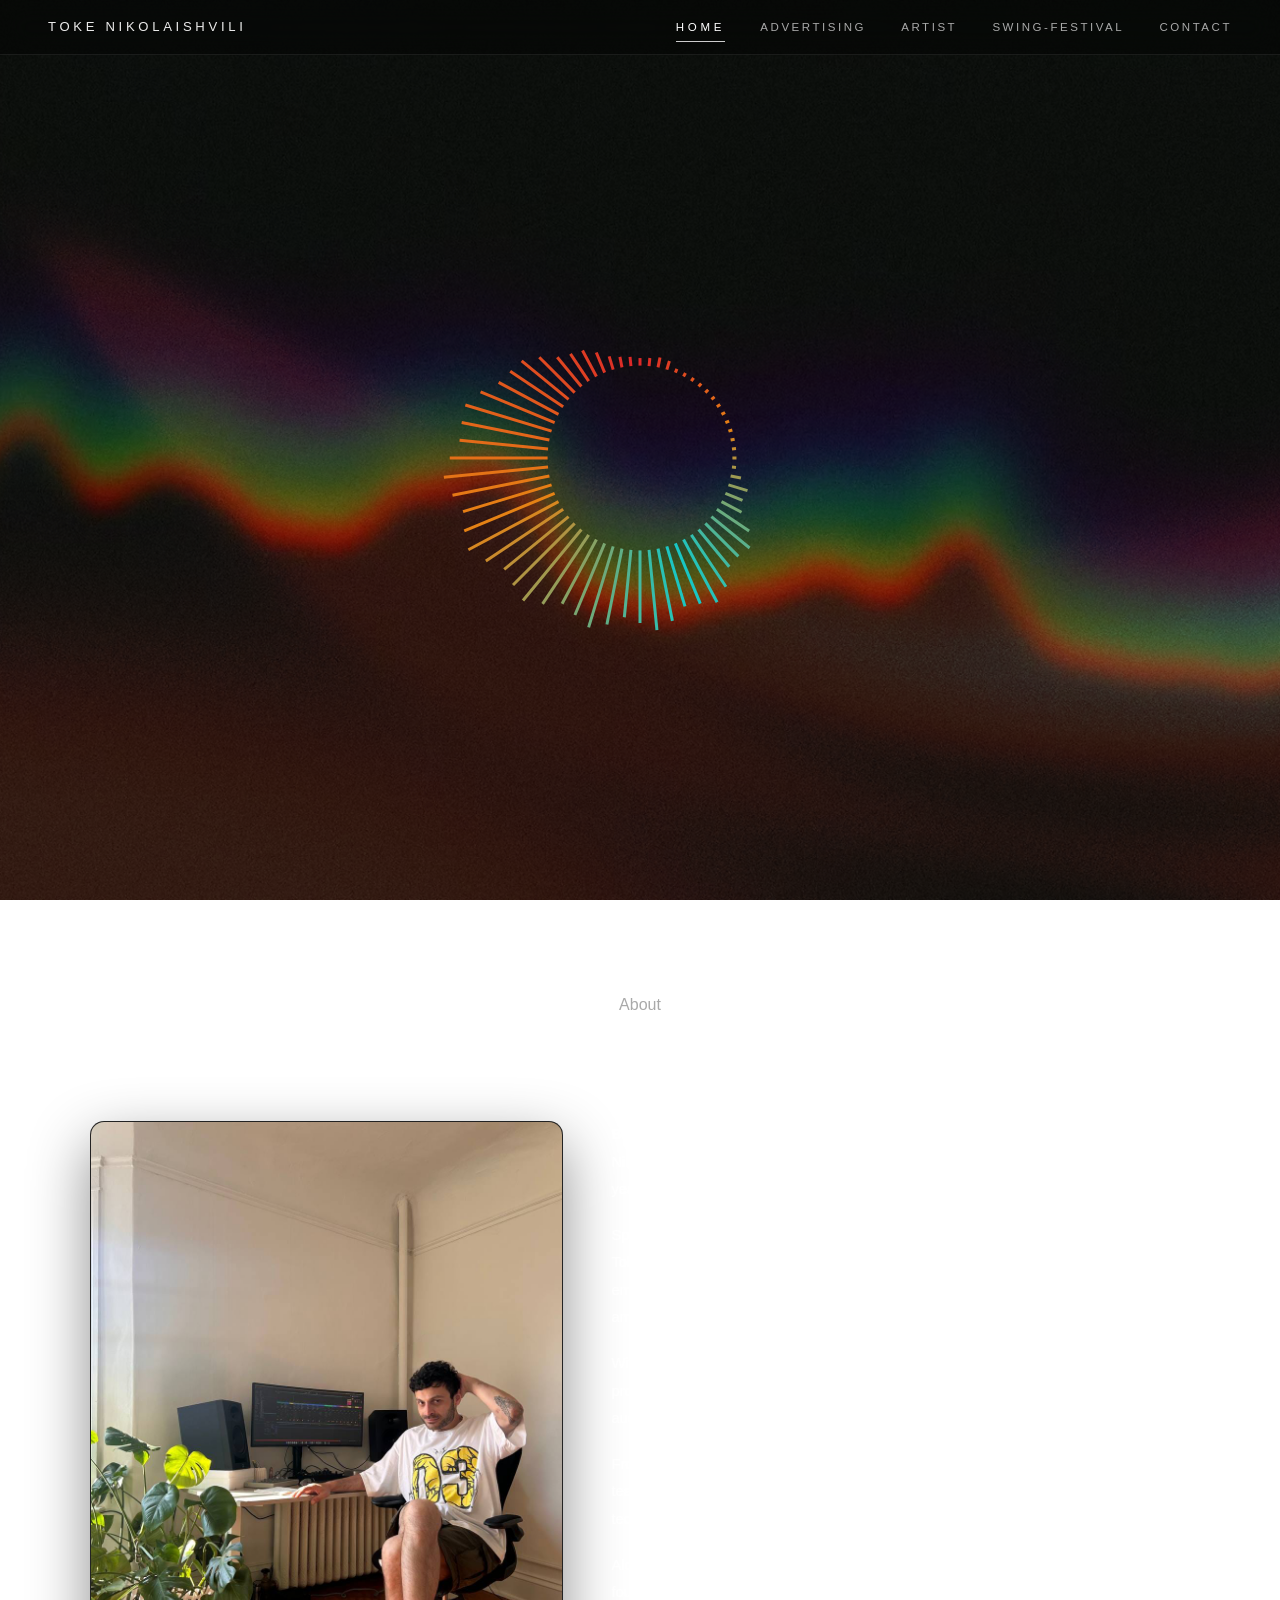
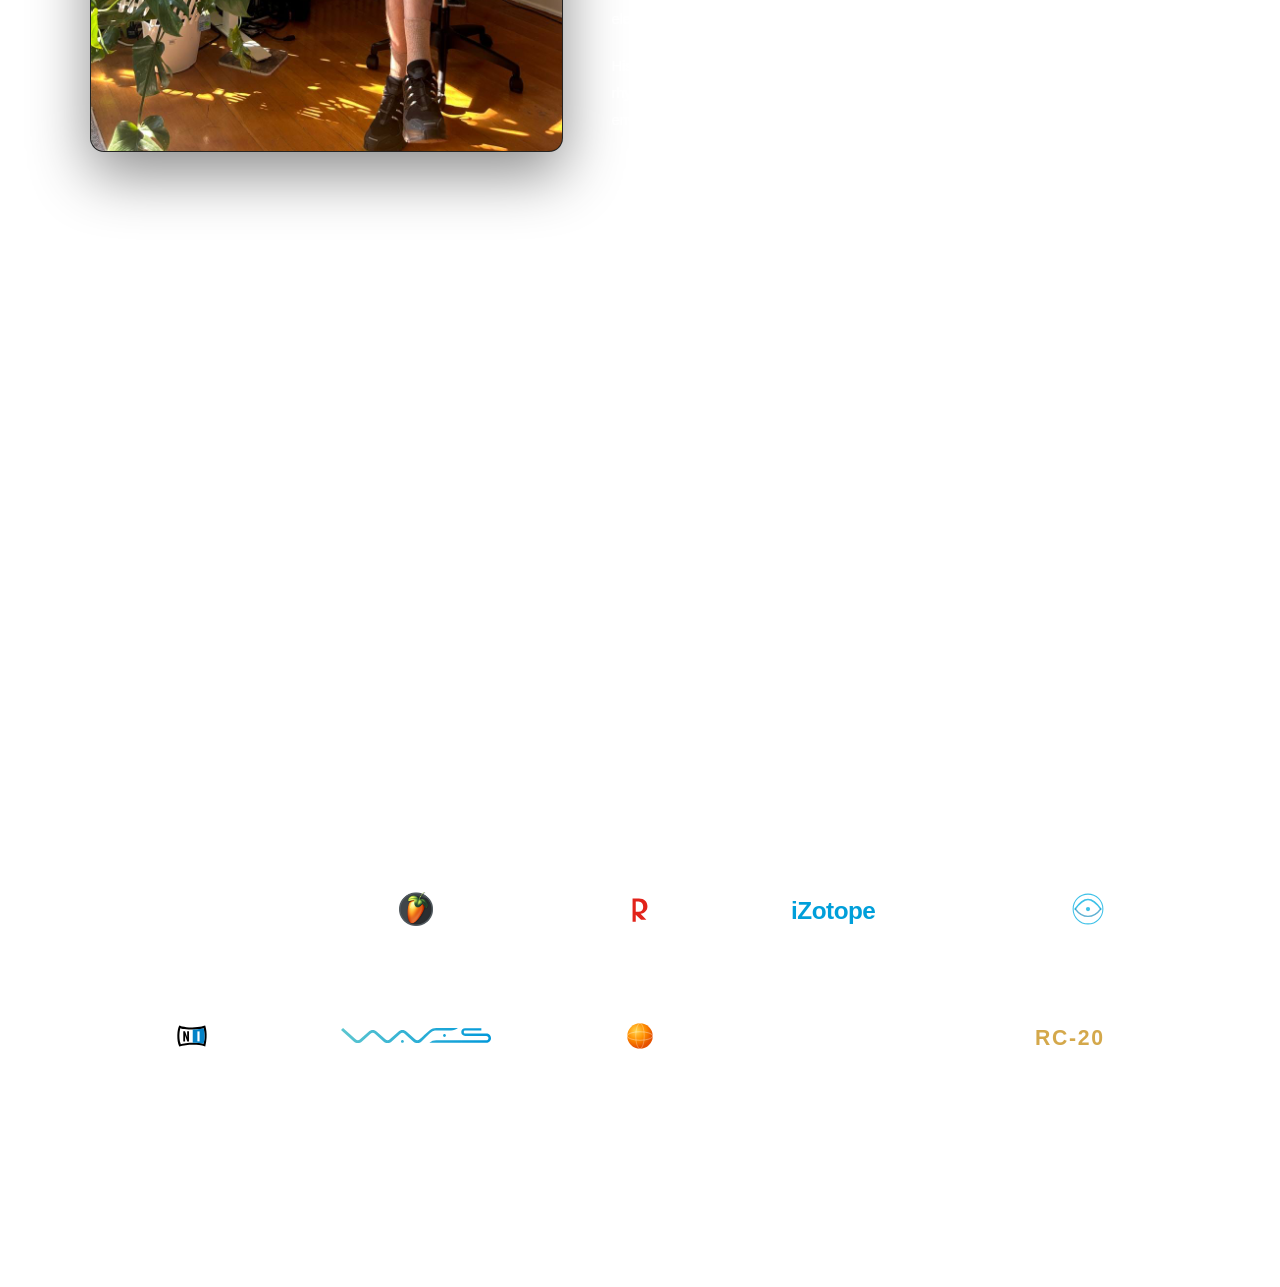
<file: index.html>
<!DOCTYPE html>
<html lang="en">
<head>
<meta charset="UTF-8">
<meta name="viewport" content="width=device-width, initial-scale=1.0">
<title>Toke Nikolaishvili — Home</title>
<link rel="icon" href="favicon.svg" type="image/svg+xml">
<link rel="preconnect" href="https://w.soundcloud.com" crossorigin>
<link rel="preconnect" href="https://api.soundcloud.com" crossorigin>
<link rel="dns-prefetch" href="https://soundcloud.com">
<link rel="preload" href="https://w.soundcloud.com/player/api.js" as="script">
<link rel="stylesheet" href="style.css?v=33">
</head>
<body>
  <div class="bg-layer bg-primary"></div>
  <div class="bg-layer bg-dark"></div>
  <div class="bg-layer bg-overlay"></div>

  <header class="site-header">
    <a href="/index.html" class="site-logo">Toke Nikolaishvili</a>
    <button type="button" class="nav-toggle" aria-label="Open menu" aria-expanded="false" aria-controls="site-nav">
      <span class="nav-toggle__bar" aria-hidden="true"></span>
      <span class="nav-toggle__bar" aria-hidden="true"></span>
      <span class="nav-toggle__bar" aria-hidden="true"></span>
    </button>
    <nav class="site-nav" id="site-nav" aria-label="Main navigation">
      <a href="/index.html">Home</a>
      <a href="/pages/advertising.html">Advertising</a>
      <a href="/pages/artist.html">Artist</a>
      <a href="/pages/swing-festival.html">swing-festival</a>
      <a href="/pages/contact.html">Contact</a>
    </nav>
  </header>

  <div class="music-toggle-rail" id="musicToggleRail">
    <button type="button" class="music-toggle" id="musicToggle" aria-label="Mute music" aria-pressed="false">
      <span class="music-toggle__viz" aria-hidden="true">
        <svg class="music-toggle__wave" viewBox="0 0 24 14" width="24" height="14" fill="none" stroke="currentColor" stroke-width="1.45" stroke-linecap="round" stroke-linejoin="round">
          <path class="music-toggle__wave-path music-toggle__wave-path--back" d="M0 7 C2 5.5 4 8.5 6 7 S10 5.5 12 7 S16 8.5 18 7 S22 5.5 24 7"/>
          <path class="music-toggle__wave-path music-toggle__wave-path--front" d="M0 7 C2 8.5 4 5.5 6 7 S10 8.5 12 7 S16 5.5 18 7 S22 8.5 24 7"/>
        </svg>
      </span>
      <svg class="music-toggle__icon music-toggle__icon--off" width="20" height="20" viewBox="0 0 24 24" fill="none" aria-hidden="true">
        <path d="M11 5 6 9H3v6h3l5 4V5z" stroke="currentColor" stroke-width="1.5" stroke-linejoin="round"/>
        <line x1="16" y1="9" x2="22" y2="15" stroke="currentColor" stroke-width="1.5" stroke-linecap="round"/>
        <line x1="22" y1="9" x2="16" y2="15" stroke="currentColor" stroke-width="1.5" stroke-linecap="round"/>
      </svg>
    </button>
  </div>

  <div id="page-root">

  <main class="page-content home-hero" id="hero">
    <canvas id="radialCanvas" width="420" height="420"></canvas>
    <button type="button" class="scroll-cue" id="scrollCue" aria-label="Scroll to about">
      <svg class="scroll-cue__arrow" width="18" height="10" viewBox="0 0 18 10" fill="none" aria-hidden="true"><path d="M1 1L9 8L17 1" stroke="currentColor" stroke-width="1.5" stroke-linecap="round" stroke-linejoin="round"/></svg>
    </button>
  </main>

  <section class="page-content about-reveal" id="about">
    <div class="page-section">
      <header class="about-header">
        <p class="scroll-cue__text" style="color: darkgray;">About</p>
        <h1 class="page-title">Tornike “Toke” Nikolaishvili</h1>
        <p class="page-subtitle">Sound Designer &bull; Music Producer &bull; Audio Engineer</p>
      </header>

      <div class="about-split">
        <div class="about-split__media">
          <img src="images/toke2.jpeg" alt="Tornike Toke Nikolaishvili in the studio" loading="lazy">
        </div>
        <div class="about-split__content">
          <div class="bio-text">
            <p>Born in Tbilisi, Georgia and currently based in Montreal, Canada, Tornike “Toke” Nikolaishvili is a sound designer, music producer, and audio engineer with more than 20 years of experience in music production, sound design, and audio engineering.</p>
            <p>Specializing in game audio, interactive sound design, and electronic music production, Toke creates immersive sound experiences that combine technical precision with emotional impact. His work includes sound effects, adaptive music loops, UI audio, ambient textures, transition effects, and slot-style game audio systems.</p>
            <p>With advanced expertise in Ableton Live, he has collaborated on freelance game audio projects with developers, artists, and designers to deliver polished, production-ready audio assets optimized for performance and gameplay integration.</p>
            <p>From 2019 to 2023, Toke worked as an Ableton Live mentor at 303Hz Academy in Tbilisi, teaching music production, sound design, workflow development, and creative audio techniques to emerging producers and artists.</p>
            <p>Alongside his work in game audio and music production, Toke is also one of the founders and CEOs of Swing Festival in Poti, Georgia &mdash; a festival centered around electronic music, underground culture, sound, and immersive artistic experiences.</p>
            <p>His creative approach blends experimental sound design, technical audio engineering, rhythm, atmosphere, and a deep understanding of frequencies and interactive environments.</p>
          </div>
        </div>
      </div>

      <div class="about-rest">
        <div class="section-divider"></div>
        <p class="page-label">Skills</p>

        <div class="skills-grid">
          <div>
            <p class="skills-col-label">Sound Design</p>
            <ul class="skills-list">
              <li>Game Audio Design</li>
              <li>Interactive Sound Systems</li>
              <li>Slot Game Audio</li>
              <li>Adaptive Music Loops</li>
              <li>Sound Effects &amp; Foley</li>
              <li>Ambient Textures</li>
            </ul>
          </div>
          <div>
            <p class="skills-col-label">Production</p>
            <ul class="skills-list">
              <li>Electronic Music Production</li>
              <li>Mixing &amp; Mastering</li>
              <li>UI / UX Audio</li>
              <li>Audio Optimization</li>
              <li>Transition Effects</li>
            </ul>
          </div>
          <div>
            <p class="skills-col-label">Software</p>
            <ul class="skills-list">
              <li>Ableton Live <span class="muted">(Expert)</span></li>
              <li>FL Studio</li>
              <li>Professional VST &amp; Plugins</li>
            </ul>
            <p class="skills-col-label skills-col-label--spaced">Experience</p>
            <ul class="skills-list">
              <li>20+ Years in Audio</li>
              <li>Ableton Mentor 2019&ndash;2023</li>
              <li>Swing Festival Co-Founder</li>
            </ul>
            <p class="skills-col-label skills-col-label--spaced">Availability</p>
            <p class="availability-text">Available for Remote, Freelance,<br>Contract, and Full-Time Opportunities.</p>
          </div>
        </div>

        <div class="section-divider"></div>
        <p class="page-label">Creative Audio Toolkit</p>

        <div class="toolkit-grid">
          <div class="logo-card">
            <img class="logo-card__img logo-card__img--light" src="images/toolkit/ableton.svg" alt="Ableton Live" loading="lazy" width="120" height="24">
            <span>Ableton</span>
          </div>
          <div class="logo-card">
            <img class="logo-card__img" src="images/toolkit/fl-studio.png" alt="FL Studio" loading="lazy" width="36" height="36">
            <span>FL Studio</span>
          </div>
          <div class="logo-card">
            <img class="logo-card__img" src="images/toolkit/fabfilter.svg" alt="FabFilter" loading="lazy" width="36" height="36">
            <span>FabFilter</span>
          </div>
          <div class="logo-card">
            <img class="logo-card__img" src="images/toolkit/izotope.svg" alt="iZotope RX" loading="lazy" width="100" height="24">
            <span>iZotope RX</span>
          </div>
          <div class="logo-card">
            <img class="logo-card__img" src="images/toolkit/serum.svg" alt="Serum" loading="lazy" width="36" height="36">
            <span>Serum</span>
          </div>
          <div class="logo-card">
            <img class="logo-card__img" src="images/toolkit/native-instruments.svg" alt="Kontakt" loading="lazy" width="36" height="36">
            <span>Kontakt</span>
          </div>
          <div class="logo-card">
            <img class="logo-card__img" src="images/toolkit/waves.svg" alt="Waves" loading="lazy" width="100" height="20">
            <span>Waves</span>
          </div>
          <div class="logo-card">
            <img class="logo-card__img" src="images/toolkit/ozone.svg" alt="Ozone" loading="lazy" width="36" height="36">
            <span>Ozone</span>
          </div>
          <div class="logo-card">
            <img class="logo-card__img logo-card__img--light" src="images/toolkit/valhalla.svg" alt="Valhalla" loading="lazy" width="110" height="24">
            <span>Valhalla</span>
          </div>
          <div class="logo-card">
            <img class="logo-card__img" src="images/toolkit/rc20.svg" alt="RC-20" loading="lazy" width="80" height="24">
            <span>RC-20</span>
          </div>
          <div class="logo-card">
            <img class="logo-card__img logo-card__img--wide" src="images/toolkit/fmod.svg" alt="FMOD" loading="lazy" width="110" height="28">
            <span>FMOD</span>
          </div>
        </div>
      </div>
    </div>
  </section>

  </div>

  <div class="soundcloud-hidden" id="soundcloudBar" data-track="https://soundcloud.com/batterdown/indigo" data-bpm="130" data-beat-offset="1">
    <iframe
      id="soundcloudPlayer"
      title="SoundCloud player"
      src="https://w.soundcloud.com/player/?url=https%3A%2F%2Fsoundcloud.com%2Fbatterdown%2Findigo&amp;auto_play=true&amp;hide_related=true&amp;show_comments=false&amp;show_user=false&amp;show_reposts=false&amp;show_teaser=false&amp;visual=false&amp;color=ffffff"
      allow="autoplay"
      scrolling="no"
      frameborder="no"
    ></iframe>
  </div>

  <script src="script.js?v=14"></script>
</body>
</html>
</file>
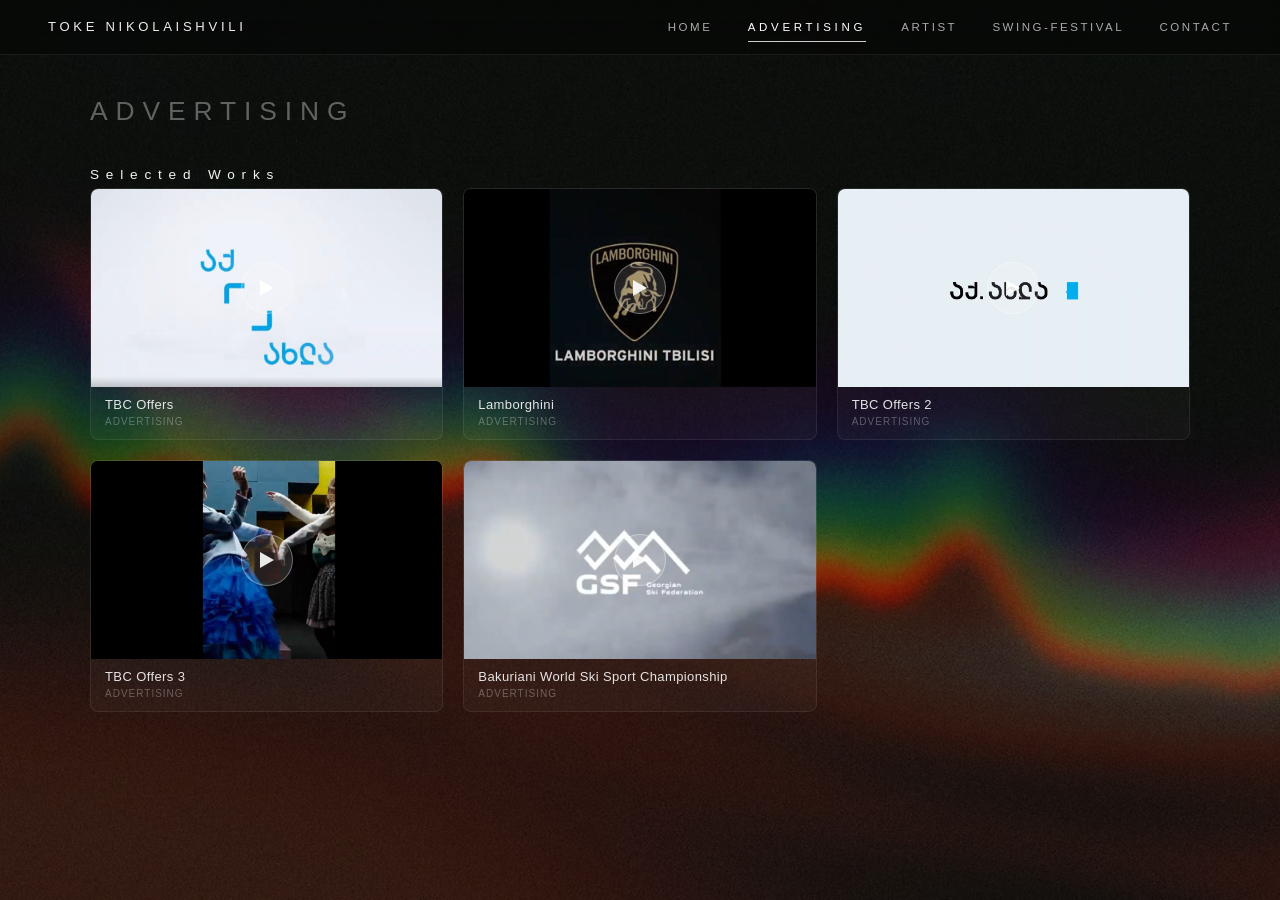
<file: pages/advertising.html>
<!DOCTYPE html>
<html lang="en">
<head>
<meta charset="UTF-8">
<meta name="viewport" content="width=device-width, initial-scale=1.0">
<title>Toke Nikolaishvili — Advertising</title>
<link rel="icon" href="../favicon.svg" type="image/svg+xml">
<link rel="preconnect" href="https://w.soundcloud.com" crossorigin>
<link rel="preconnect" href="https://api.soundcloud.com" crossorigin>
<link rel="dns-prefetch" href="https://soundcloud.com">
<link rel="preload" href="https://w.soundcloud.com/player/api.js" as="script">
<link rel="stylesheet" href="../style.css?v=31">
</head>
<body>
  <div class="bg-layer bg-primary"></div>
  <div class="bg-layer bg-dark"></div>
  <div class="bg-layer bg-overlay"></div>

  <header class="site-header">
    <a href="/index.html" class="site-logo">Toke Nikolaishvili</a>
    <button type="button" class="nav-toggle" aria-label="Open menu" aria-expanded="false" aria-controls="site-nav">
      <span class="nav-toggle__bar" aria-hidden="true"></span>
      <span class="nav-toggle__bar" aria-hidden="true"></span>
      <span class="nav-toggle__bar" aria-hidden="true"></span>
    </button>
    <nav class="site-nav" id="site-nav" aria-label="Main navigation">
      <a href="/index.html">Home</a>
      <a href="/pages/advertising.html">Advertising</a>
      <a href="/pages/artist.html">Artist</a>
      <a href="/pages/swing-festival.html">swing-festival</a>
      <a href="/pages/contact.html">Contact</a>
    </nav>
  </header>

  <div class="music-toggle-rail" id="musicToggleRail">
    <button type="button" class="music-toggle" id="musicToggle" aria-label="Mute music" aria-pressed="false">
      <span class="music-toggle__viz" aria-hidden="true">
        <svg class="music-toggle__wave" viewBox="0 0 24 14" width="24" height="14" fill="none" stroke="currentColor" stroke-width="1.45" stroke-linecap="round" stroke-linejoin="round">
          <path class="music-toggle__wave-path music-toggle__wave-path--back" d="M0 7 C2 5.5 4 8.5 6 7 S10 5.5 12 7 S16 8.5 18 7 S22 5.5 24 7"/>
          <path class="music-toggle__wave-path music-toggle__wave-path--front" d="M0 7 C2 8.5 4 5.5 6 7 S10 8.5 12 7 S16 5.5 18 7 S22 8.5 24 7"/>
        </svg>
      </span>
      <svg class="music-toggle__icon music-toggle__icon--off" width="20" height="20" viewBox="0 0 24 24" fill="none" aria-hidden="true">
        <path d="M11 5 6 9H3v6h3l5 4V5z" stroke="currentColor" stroke-width="1.5" stroke-linejoin="round"/>
        <line x1="16" y1="9" x2="22" y2="15" stroke="currentColor" stroke-width="1.5" stroke-linecap="round"/>
        <line x1="22" y1="9" x2="16" y2="15" stroke="currentColor" stroke-width="1.5" stroke-linecap="round"/>
      </svg>
    </button>
  </div>

  <div id="page-root">

  <main class="page-content">
    <div class="page-section">
      <p class="page-label">Advertising</p>
      <p class="page-title-release">Selected Works</p>
      <div class="video-grid">

        <div class="vcard">
          <div class="video-thumb" data-src="https://www.youtube.com/watch?v=jGrefW6IpV4" data-poster="../images/thumbnails/Tbc%20thumbnail.jpeg">
            <img class="video-thumb__img" src="../images/thumbnails/Tbc%20thumbnail.jpeg" alt="TBC Offers thumbnail" loading="lazy">
            <div class="play-btn">
              <svg width="18" height="20" viewBox="0 0 18 20" fill="none"><path d="M2 2L16 10L2 18V2Z" fill="white" opacity="0.9"/></svg>
            </div>
          </div>
          <div class="vcard-info">
            <p class="vcard-title">TBC Offers</p>
            <p class="vcard-category">Advertising</p>
          </div>
        </div>

        <div class="vcard">
          <div class="video-thumb" data-src="https://www.youtube.com/shorts/yljSP4HZ9Ps" data-poster="../images/thumbnails/Lamborgini%20thumbnail.jpeg">
            <img class="video-thumb__img" src="../images/thumbnails/Lamborgini%20thumbnail.jpeg" alt="Lamborghini thumbnail" loading="lazy">
            <div class="play-btn">
              <svg width="18" height="20" viewBox="0 0 18 20" fill="none"><path d="M2 2L16 10L2 18V2Z" fill="white" opacity="0.9"/></svg>
            </div>
          </div>
          <div class="vcard-info">
            <p class="vcard-title">Lamborghini</p>
            <p class="vcard-category">Advertising</p>
          </div>
        </div>

        <div class="vcard">
          <div class="video-thumb" data-src="https://www.youtube.com/watch?v=fHNIaM6iUZc" data-poster="../images/thumbnails/Tbc%202%20thumbnail.jpeg">
            <img class="video-thumb__img" src="../images/thumbnails/Tbc%202%20thumbnail.jpeg" alt="TBC Offers 2 thumbnail" loading="lazy">
            <div class="play-btn">
              <svg width="18" height="20" viewBox="0 0 18 20" fill="none"><path d="M2 2L16 10L2 18V2Z" fill="white" opacity="0.9"/></svg>
            </div>
          </div>
          <div class="vcard-info">
            <p class="vcard-title">TBC Offers 2</p>
            <p class="vcard-category">Advertising</p>
          </div>
        </div>

        <div class="vcard">
          <div class="video-thumb" data-src="https://www.youtube.com/shorts/gJbPbMle_Ng" data-poster="../images/thumbnails/Tbc%203%20thumbnail.jpeg">
            <img class="video-thumb__img" src="../images/thumbnails/Tbc%203%20thumbnail.jpeg" alt="TBC Offers 3 thumbnail" loading="lazy">
            <div class="play-btn">
              <svg width="18" height="20" viewBox="0 0 18 20" fill="none"><path d="M2 2L16 10L2 18V2Z" fill="white" opacity="0.9"/></svg>
            </div>
          </div>
          <div class="vcard-info">
            <p class="vcard-title">TBC Offers 3</p>
            <p class="vcard-category">Advertising</p>
          </div>
        </div>

        <div class="vcard">
          <div class="video-thumb" data-src="https://www.youtube.com/shorts/gA8KqwIjl5c" data-poster="../images/thumbnails/Bakuriani%20ski%20thumbnail.jpeg">
            <img class="video-thumb__img" src="../images/thumbnails/Bakuriani%20ski%20thumbnail.jpeg" alt="Bakuriani World Ski Sport Championship thumbnail" loading="lazy">
            <div class="play-btn">
              <svg width="18" height="20" viewBox="0 0 18 20" fill="none"><path d="M2 2L16 10L2 18V2Z" fill="white" opacity="0.9"/></svg>
            </div>
          </div>
          <div class="vcard-info">
            <p class="vcard-title">Bakuriani World Ski Sport Championship</p>
            <p class="vcard-category">Advertising</p>
          </div>
        </div>

      </div>
    </div>
  </main>

  </div>

  <div class="soundcloud-hidden" id="soundcloudBar" data-track="https://soundcloud.com/batterdown/indigo" data-bpm="130" data-beat-offset="1">
    <iframe
      id="soundcloudPlayer"
      title="SoundCloud player"
      src="https://w.soundcloud.com/player/?url=https%3A%2F%2Fsoundcloud.com%2Fbatterdown%2Findigo&amp;auto_play=true&amp;hide_related=true&amp;show_comments=false&amp;show_user=false&amp;show_reposts=false&amp;show_teaser=false&amp;visual=false&amp;color=ffffff"
      allow="autoplay"
      scrolling="no"
      frameborder="no"
    ></iframe>
  </div>

  <script src="../script.js?v=14"></script>
</body>
</html>
</file>
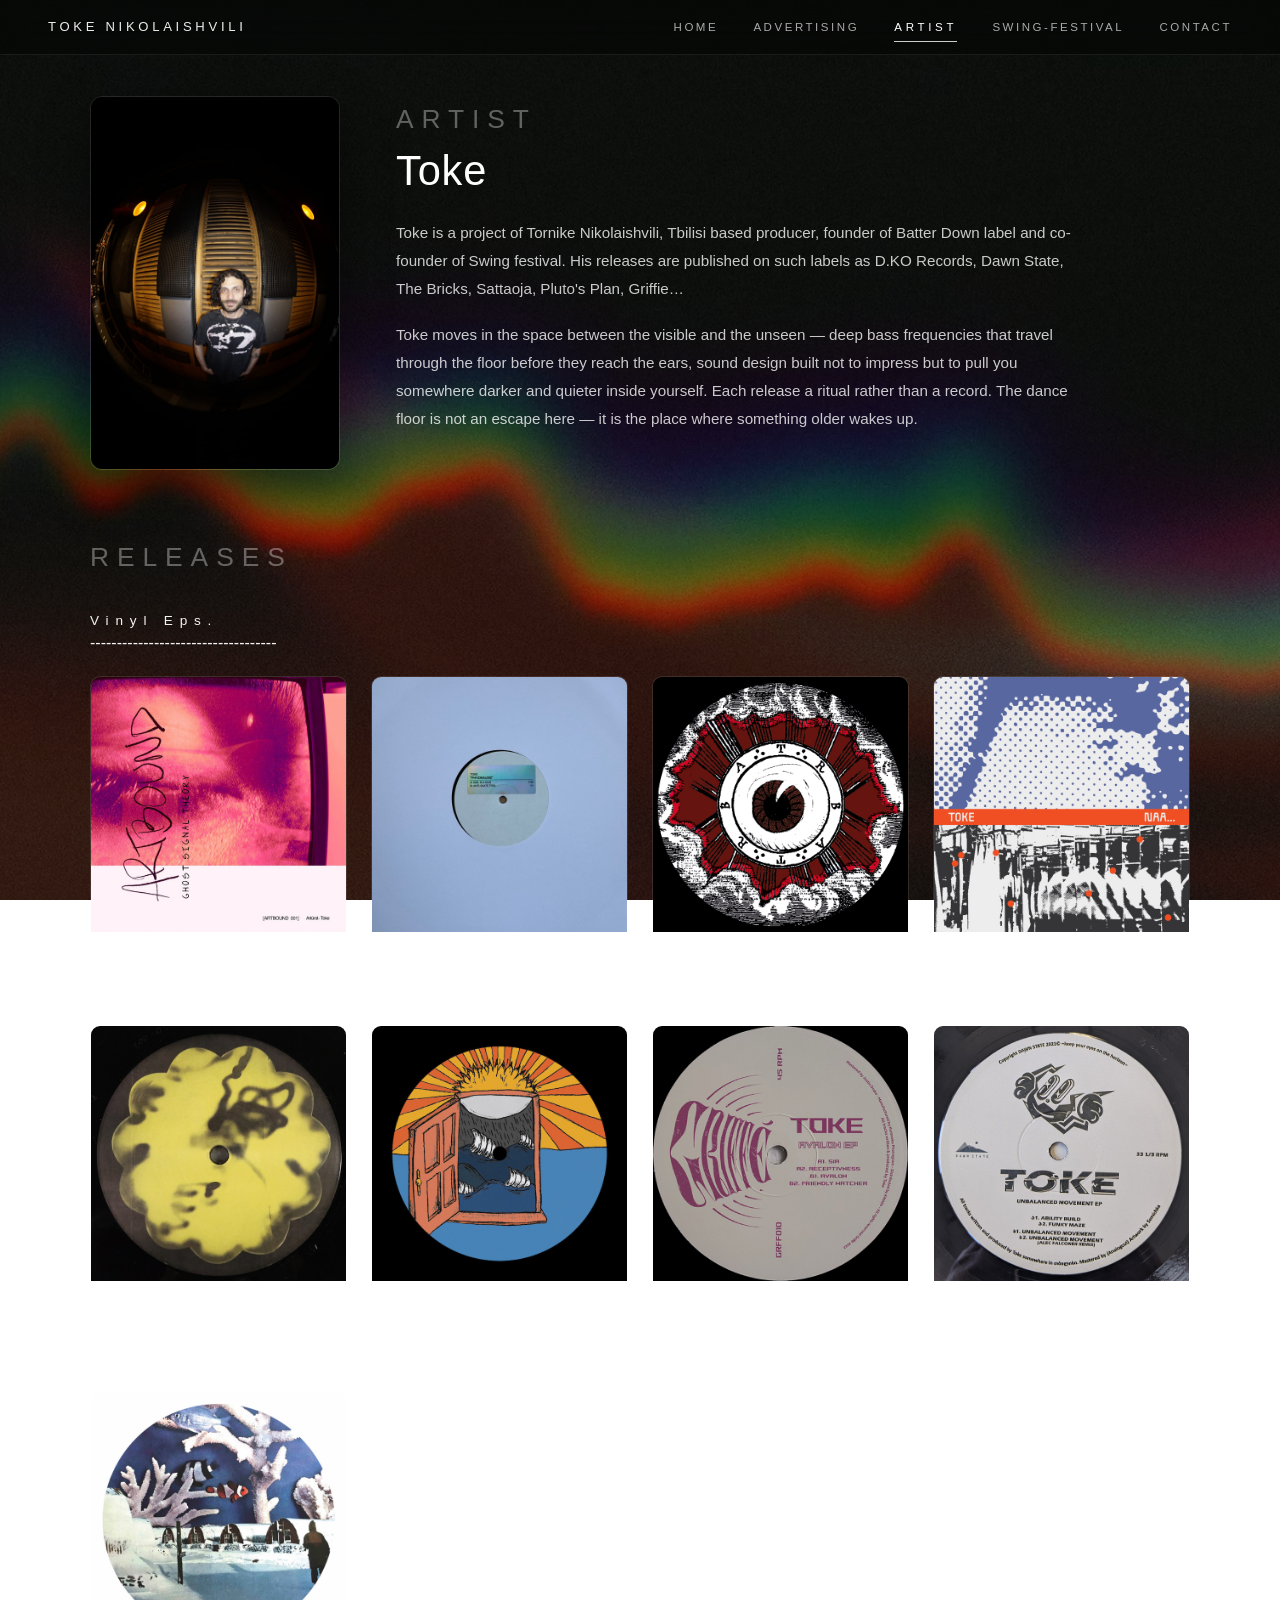
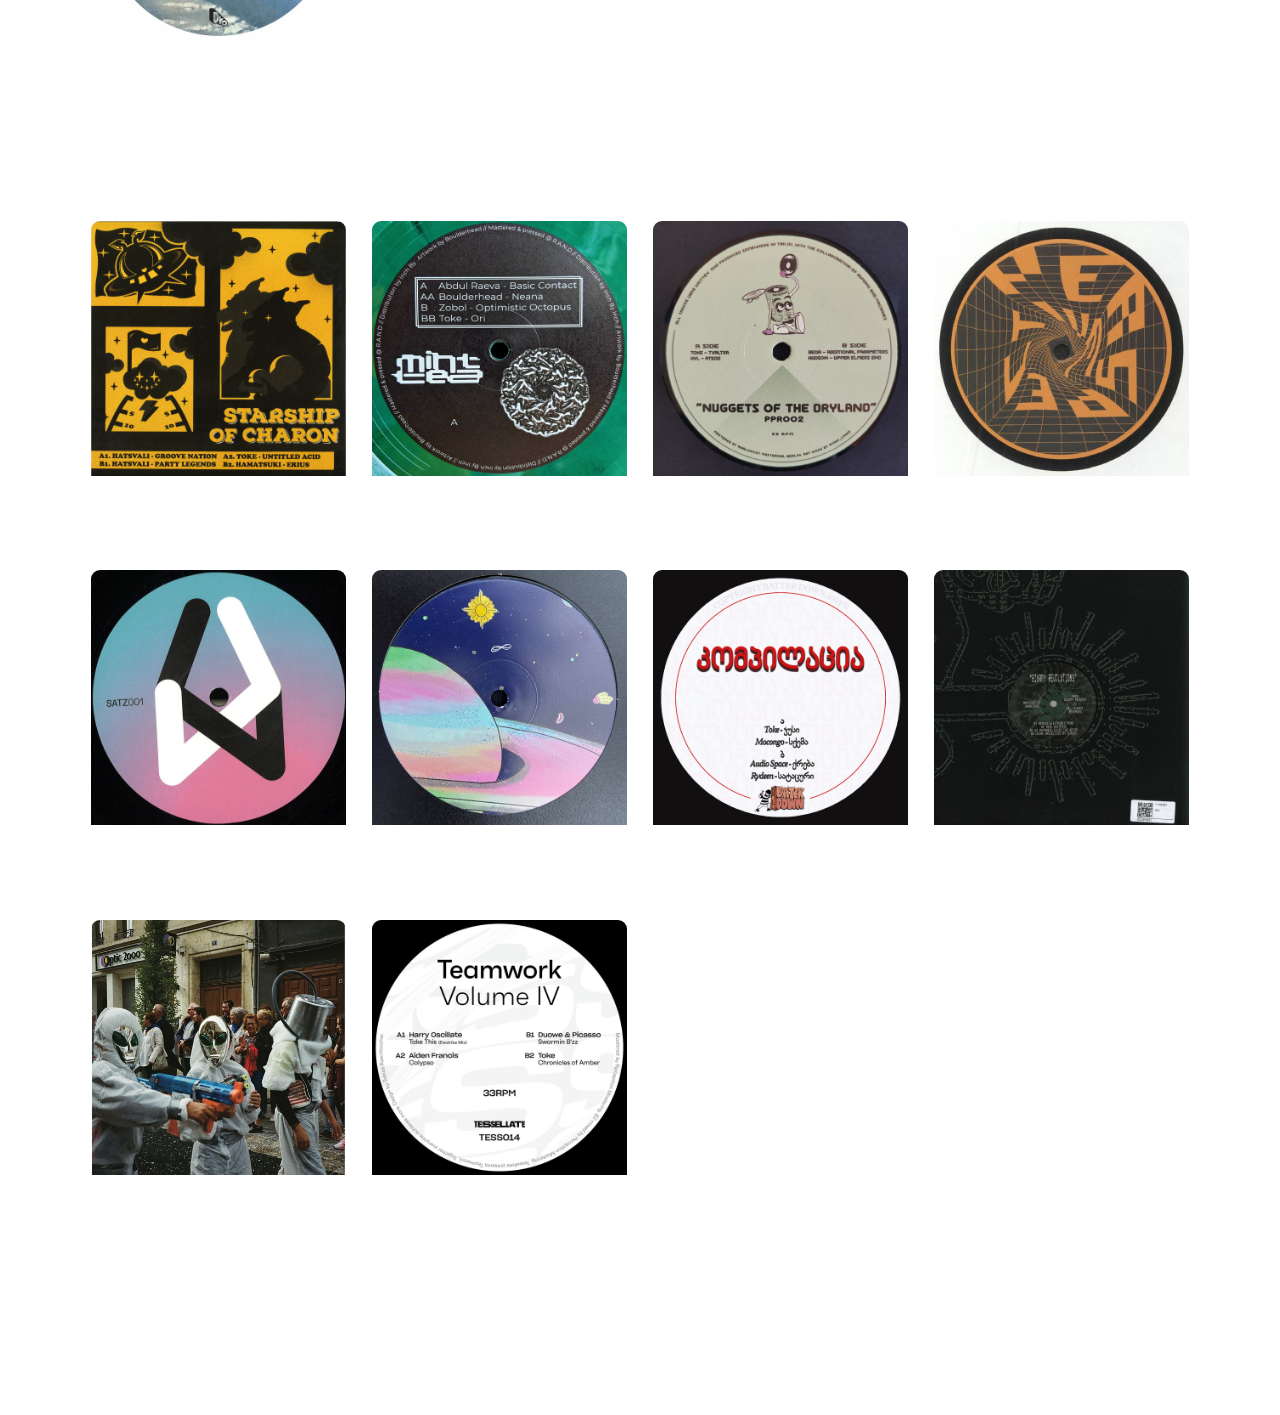
<file: pages/artist.html>
<!DOCTYPE html>
<html lang="en">
<head>
<meta charset="UTF-8">
<meta name="viewport" content="width=device-width, initial-scale=1.0">
<title>Toke Nikolaishvili — Artist</title>
<link rel="icon" href="../favicon.svg" type="image/svg+xml">
<link rel="preconnect" href="https://w.soundcloud.com" crossorigin>
<link rel="preconnect" href="https://api.soundcloud.com" crossorigin>
<link rel="dns-prefetch" href="https://soundcloud.com">
<link rel="preload" href="https://w.soundcloud.com/player/api.js" as="script">
<link rel="stylesheet" href="../style.css?v=31">
</head>
<body>
  <div class="bg-layer bg-primary"></div>
  <div class="bg-layer bg-dark"></div>
  <div class="bg-layer bg-overlay"></div>

  <header class="site-header">
    <a href="/index.html" class="site-logo">Toke Nikolaishvili</a>
    <button type="button" class="nav-toggle" aria-label="Open menu" aria-expanded="false" aria-controls="site-nav">
      <span class="nav-toggle__bar" aria-hidden="true"></span>
      <span class="nav-toggle__bar" aria-hidden="true"></span>
      <span class="nav-toggle__bar" aria-hidden="true"></span>
    </button>
    <nav class="site-nav" id="site-nav" aria-label="Main navigation">
      <a href="/index.html">Home</a>
      <a href="/pages/advertising.html">Advertising</a>
      <a href="/pages/artist.html">Artist</a>
      <a href="/pages/swing-festival.html">swing-festival</a>
      <a href="/pages/contact.html">Contact</a>
    </nav>
  </header>

  <div class="music-toggle-rail" id="musicToggleRail">
    <button type="button" class="music-toggle" id="musicToggle" aria-label="Mute music" aria-pressed="false">
      <span class="music-toggle__viz" aria-hidden="true">
        <svg class="music-toggle__wave" viewBox="0 0 24 14" width="24" height="14" fill="none" stroke="currentColor" stroke-width="1.45" stroke-linecap="round" stroke-linejoin="round">
          <path class="music-toggle__wave-path music-toggle__wave-path--back" d="M0 7 C2 5.5 4 8.5 6 7 S10 5.5 12 7 S16 8.5 18 7 S22 5.5 24 7"/>
          <path class="music-toggle__wave-path music-toggle__wave-path--front" d="M0 7 C2 8.5 4 5.5 6 7 S10 8.5 12 7 S16 5.5 18 7 S22 8.5 24 7"/>
        </svg>
      </span>
      <svg class="music-toggle__icon music-toggle__icon--off" width="20" height="20" viewBox="0 0 24 24" fill="none" aria-hidden="true">
        <path d="M11 5 6 9H3v6h3l5 4V5z" stroke="currentColor" stroke-width="1.5" stroke-linejoin="round"/>
        <line x1="16" y1="9" x2="22" y2="15" stroke="currentColor" stroke-width="1.5" stroke-linecap="round"/>
        <line x1="22" y1="9" x2="16" y2="15" stroke="currentColor" stroke-width="1.5" stroke-linecap="round"/>
      </svg>
    </button>
  </div>

  <div id="page-root">

  <main class="page-content">
    <div class="page-section">

      <div class="artist-intro">
        <div class="artist-cover">
          <img src="../images/Artist%20page%20-%20cover.jpeg" alt="Toke — Artist cover">
        </div>

        <div class="artist-bio">
          <p class="artist-bio__eyebrow">Artist</p>
          <h1 class="artist-bio__name">Toke</h1>
          <p class="artist-bio__text">
            Toke is a project of Tornike Nikolaishvili, Tbilisi based producer, founder of Batter Down label and co-founder of Swing festival. 
            His releases are published on such labels as D.KO Records, Dawn State, The Bricks, Sattaoja, Pluto's Plan, Griffie…
          </p>
          <p class="artist-bio__text">
            Toke moves in the space between the visible and the unseen — deep bass frequencies that travel through the floor before they reach the ears, 
            sound design built not to impress but to pull you somewhere darker and quieter inside yourself. Each release a ritual rather than a record.
             The dance floor is not an escape here — it is the place where something older wakes up.
          </p>
        </div>
      </div>

      <p class="page-label">Releases</p>
      <p class="page-title-release">Vinyl Eps.</p>
      <p style="margin-bottom: 1.5rem; color: rgba(255, 255, 255, 0.95);">-----------------------------------</p>

      <div class="release-grid">

        <a class="release-card" href="https://www.discogs.com/release/37320849-Toke-7-Art%C3%BCrst-Ghost-Signal-Theory" target="_blank" rel="noopener">
          <div class="release-card__img">
            <img class="release-card__front" src="../images/albom%20images/Toke%20Ghost%20Signal%20Theory%20EP%20-%20front.jpg" alt="Toke — Ghost Signal Theory" loading="lazy">
            <img class="release-card__back" src="../images/albom%20images/Toke%20Ghost%20Signal%20Theory%20EP%20-%20back.jpeg" alt="Toke — Ghost Signal Theory (back)" loading="lazy">
          </div>
          <div class="release-card__info">
            <p class="release-card__title">Ghost Signal Theory</p>
            <p class="release-card__meta">Toke &middot; Discogs</p>
          </div>
        </a>

        <a class="release-card" href="https://www.discogs.com/release/32651895-Toke-Girl-Is-A-Gun" target="_blank" rel="noopener">
          <div class="release-card__img">
            <img class="release-card__front" src="../images/albom%20images/toke%20Girl%20Is%20A%20Gun%20-%20front.jpeg" alt="Toke — Girl Is A Gun" loading="lazy">
            <img class="release-card__back" src="../images/albom%20images/toke%20Girl%20Is%20A%20Gun%20-%20back.jpeg" alt="Toke — Girl Is A Gun (back)" loading="lazy">
          </div>
          <div class="release-card__info">
            <p class="release-card__title">Girl Is A Gun</p>
            <p class="release-card__meta">Toke &middot; Discogs</p>
          </div>
        </a>

        <a class="release-card" href="https://www.discogs.com/release/32269119-Toke-Sacral-Dance-EP" target="_blank" rel="noopener">
          <div class="release-card__img">
            <img class="release-card__front" src="../images/albom%20images/Toke%20Sacral%20dance%20EP%20-%20front.jpg" alt="Toke — Sacral Dance EP" loading="lazy">
            <img class="release-card__back" src="../images/albom%20images/Toke%20sacral%20dance%20EP%20-%20back.jpg" alt="Toke — Sacral Dance EP (back)" loading="lazy">
          </div>
          <div class="release-card__info">
            <p class="release-card__title">Sacral Dance EP</p>
            <p class="release-card__meta">Toke &middot; Discogs</p>
          </div>
        </a>

        <a class="release-card" href="https://www.discogs.com/release/22062439-Toke-Naa" target="_blank" rel="noopener">
          <div class="release-card__img">
            <img class="release-card__front" src="../images/albom%20images/Toke%20Naa..%20EP%20-%20front.jpg" alt="Toke — Naa.. EP" loading="lazy">
            <img class="release-card__back" src="../images/albom%20images/Toke%20Naa..%20EP%20-%20back.jpg" alt="Toke — Naa.. EP (back)" loading="lazy">
          </div>
          <div class="release-card__info">
            <p class="release-card__title">Naa.. EP</p>
            <p class="release-card__meta">Toke &middot; Discogs</p>
          </div>
        </a>

        <a class="release-card" href="https://www.discogs.com/release/22911704-Toke-SO-002" target="_blank" rel="noopener">
          <div class="release-card__img">
            <img class="release-card__front" src="../images/albom%20images/Toke%20SO002%20-%20front.jpg" alt="Toke — SO002" loading="lazy">
            <img class="release-card__back" src="../images/albom%20images/Toke%20SO002%20-%20back.jpg" alt="Toke — SO002 (back)" loading="lazy">
          </div>
          <div class="release-card__info">
            <p class="release-card__title">SO002</p>
            <p class="release-card__meta">Toke &middot; Discogs</p>
          </div>
        </a>

        <a class="release-card" href="https://www.discogs.com/release/22163227-Toke-The-Calm-Before-The-Storm-EP-" target="_blank" rel="noopener">
          <div class="release-card__img">
            <img class="release-card__front" src="../images/albom%20images/Toke%20The%20calm%20before%20storm%20EP%20-%20front.jpg" alt="Toke — The Calm Before The Storm EP" loading="lazy">
            <img class="release-card__back" src="../images/albom%20images/Toke%20The%20caml%20before%20storm%20-%20back.jpg" alt="Toke — The Calm Before The Storm EP (back)" loading="lazy">
          </div>
          <div class="release-card__info">
            <p class="release-card__title">The Calm Before The Storm EP</p>
            <p class="release-card__meta">Toke &middot; Discogs</p>
          </div>
        </a>

        <a class="release-card" href="https://www.discogs.com/release/25451683-Toke-Avalon-EP" target="_blank" rel="noopener">
          <div class="release-card__img">
            <img class="release-card__front" src="../images/albom%20images/Toke%20Avalone%20EP%20-%20front.jpeg" alt="Toke — Avalon EP" loading="lazy">
            <img class="release-card__back" src="../images/albom%20images/Toke%20Avalone%20EP%20-%20back.jpeg" alt="Toke — Avalon EP (back)" loading="lazy">
          </div>
          <div class="release-card__info">
            <p class="release-card__title">Avalon EP</p>
            <p class="release-card__meta">Toke &middot; Discogs</p>
          </div>
        </a>

        <a class="release-card" href="https://www.discogs.com/release/21000499-Toke-Unbalanced-Movement-EP" target="_blank" rel="noopener">
          <div class="release-card__img">
            <img class="release-card__front" src="../images/albom%20images/Toke%20Unbalanced%20Movement%20EP%20-%20front.jpg" alt="Toke — Unbalanced Movement EP" loading="lazy">
            <img class="release-card__back" src="../images/albom%20images/Toke%20Unbalanced%20movement%20-%20back.jpg" alt="Toke — Unbalanced Movement EP (back)" loading="lazy">
          </div>
          <div class="release-card__info">
            <p class="release-card__title">Unbalanced Movement EP</p>
            <p class="release-card__meta">Toke &middot; Discogs</p>
          </div>
        </a>

        <a class="release-card" href="https://www.discogs.com/release/12645690-Toke-Mind-Motion-EP" target="_blank" rel="noopener">
          <div class="release-card__img">
            <img class="release-card__front" src="../images/albom%20images/Toke%20Mind%20Motion%20EP%20-%20front.jpg" alt="Toke — Mind Motion EP" loading="lazy">
            <img class="release-card__back" src="../images/albom%20images/Toke%20Mind%20Motion%20EP%20-%20back.jpg" alt="Toke — Mind Motion EP (back)" loading="lazy">
          </div>
          <div class="release-card__info">
            <p class="release-card__title">Mind Motion EP</p>
            <p class="release-card__meta">Toke &middot; Discogs</p>
          </div>
        </a>

      </div>

      <p class="page-title-release" style="margin-top: 2.5rem;">Vinyl Compilations.</p>
      <p style="margin-bottom: 1.5rem; color: rgba(255, 255, 255, 0.95);">-----------------------------------</p>

      <div class="release-grid">

        <a class="release-card" href="https://www.discogs.com/release/15603173-Various-Starship-Of-Charon" target="_blank" rel="noopener">
          <div class="release-card__img">
            <img class="release-card__front" src="../images/compilations/Starship%20of%20charon.jpg" alt="Starship Of Charon" loading="lazy">
            <img class="release-card__back" src="../images/compilations/starship%20of%20charon%202.jpg" alt="Starship Of Charon (back)" loading="lazy">
          </div>
          <div class="release-card__info">
            <p class="release-card__title">Starship Of Charon</p>
            <p class="release-card__meta">Various &middot; Discogs</p>
          </div>
        </a>

        <a class="release-card" href="https://www.discogs.com/release/18765301-Various-Basic-Contact" target="_blank" rel="noopener">
          <div class="release-card__img">
            <img class="release-card__front" src="../images/compilations/Various%20Basic%20Contact.jpg" alt="Basic Contact" loading="lazy">
            <img class="release-card__back" src="../images/compilations/Various%20Basic%20Contact%202.jpg" alt="Basic Contact (back)" loading="lazy">
          </div>
          <div class="release-card__info">
            <p class="release-card__title">Basic Contact</p>
            <p class="release-card__meta">Various &middot; Discogs</p>
          </div>
        </a>

        <a class="release-card" href="https://www.discogs.com/release/17504932-Various-Nuggets-Of-The-Dryland" target="_blank" rel="noopener">
          <div class="release-card__img">
            <img class="release-card__front" src="../images/compilations/Nuggets%20of%20the%20dryland%202.jpg" alt="Nuggets Of The Dryland" loading="lazy">
            <img class="release-card__back" src="../images/compilations/nuggets%20of%20dryland.jpg" alt="Nuggets Of The Dryland (back)" loading="lazy">
          </div>
          <div class="release-card__info">
            <p class="release-card__title">Nuggets Of The Dryland</p>
            <p class="release-card__meta">Various &middot; Discogs</p>
          </div>
        </a>

        <a class="release-card" href="https://www.discogs.com/release/23562878-Various-Perspective-005" target="_blank" rel="noopener">
          <div class="release-card__img">
            <img class="release-card__front" src="../images/compilations/R-23562878-1724919314-4066.jpg" alt="Perspective 005" loading="lazy">
            <img class="release-card__back" src="../images/compilations/R-23562878-1724919314-4158.jpg" alt="Perspective 005 (back)" loading="lazy">
          </div>
          <div class="release-card__info">
            <p class="release-card__title">Perspective 005</p>
            <p class="release-card__meta">Various &middot; Discogs</p>
          </div>
        </a>

        <a class="release-card" href="https://www.discogs.com/release/24659573-Various-The-First-EP" target="_blank" rel="noopener">
          <div class="release-card__img">
            <img class="release-card__front" src="../images/compilations/Satsz%20The%20Firts%20EP%20Compilation.jpg" alt="The First EP" loading="lazy">
            <img class="release-card__back" src="../images/compilations/Satsz%20The%20Firts%20EP%20Compilation.jpg" alt="The First EP (back)" loading="lazy">
          </div>
          <div class="release-card__info">
            <p class="release-card__title">The First EP</p>
            <p class="release-card__meta">Various &middot; Discogs</p>
          </div>
        </a>

        <a class="release-card" href="https://www.discogs.com/release/24439847-Various-The-Bricks-008" target="_blank" rel="noopener">
          <div class="release-card__img">
            <img class="release-card__front" src="../images/compilations/Various%20THe%20Bricks%20008.jpg" alt="The Bricks 008" loading="lazy">
            <img class="release-card__back" src="../images/compilations/Various%20The%20Bricks%20008%202.jpg" alt="The Bricks 008 (back)" loading="lazy">
          </div>
          <div class="release-card__info">
            <p class="release-card__title">The Bricks 008</p>
            <p class="release-card__meta">Various &middot; Discogs</p>
          </div>
        </a>

        <a class="release-card" href="https://www.discogs.com/release/27516522-Various-%E1%83%99%E1%83%9D%E1%83%9B%E1%83%9E%E1%83%98%E1%83%9A%E1%83%90%E1%83%AA%E1%83%98%E1%83%90" target="_blank" rel="noopener">
          <div class="release-card__img">
            <img class="release-card__front" src="../images/compilations/Compilation%20Label%20Batter%20Down.jpg" alt="კომპილაცია" loading="lazy">
            <img class="release-card__back" src="../images/compilations/Compilation%20Label%20batter%20down%202.jpg" alt="კომპილაცია (back)" loading="lazy">
          </div>
          <div class="release-card__info">
            <p class="release-card__title">კომპილაცია</p>
            <p class="release-card__meta">Various &middot; Discogs</p>
          </div>
        </a>

        <a class="release-card" href="https://www.discogs.com/release/34281904-Various-Binary-Revolutions" target="_blank" rel="noopener">
          <div class="release-card__img">
            <img class="release-card__front" src="../images/compilations/Binary%20Revolutions.jpg" alt="Binary Revolutions" loading="lazy">
            <img class="release-card__back" src="../images/compilations/Binary%20Revolutions%201.jpg" alt="Binary Revolutions (back)" loading="lazy">
          </div>
          <div class="release-card__info">
            <p class="release-card__title">Binary Revolutions</p>
            <p class="release-card__meta">Various &middot; Discogs</p>
          </div>
        </a>

        <a class="release-card" href="https://www.discogs.com/release/14087449-Various-Bicravia" target="_blank" rel="noopener">
          <div class="release-card__img">
            <img class="release-card__front" src="../images/compilations/Various%20-%20Bicravia.jpg" alt="Bicravia" loading="lazy">
            <img class="release-card__back" src="../images/compilations/Various%20-%20Bicravia%202.jpg" alt="Bicravia (back)" loading="lazy">
          </div>
          <div class="release-card__info">
            <p class="release-card__title">Bicravia</p>
            <p class="release-card__meta">Various &middot; Discogs</p>
          </div>
        </a>

        <a class="release-card" href="https://www.discogs.com/release/24311297-Various-Teamwork-Vol-IV" target="_blank" rel="noopener">
          <div class="release-card__img">
            <img class="release-card__front" src="../images/compilations/Teamwork%20Volume%20IV.jpg" alt="Teamwork Vol IV" loading="lazy">
            <img class="release-card__back" src="../images/compilations/Teamwork%20Volume%20IV.jpg" alt="Teamwork Vol IV (back)" loading="lazy">
          </div>
          <div class="release-card__info">
            <p class="release-card__title">Teamwork Vol IV</p>
            <p class="release-card__meta">Various &middot; Discogs</p>
          </div>
        </a>

      </div>

      <p class="release-discogs-outro">
        For more discographies visit
        <a href="https://www.discogs.com/artist/7065281-Toke-7" target="_blank" rel="noopener">Discogs</a>
      </p>
   

    </div>
  </main>

  </div>

  <div class="soundcloud-hidden" id="soundcloudBar" data-track="https://soundcloud.com/batterdown/indigo" data-bpm="130" data-beat-offset="1">
    <iframe
      id="soundcloudPlayer"
      title="SoundCloud player"
      src="https://w.soundcloud.com/player/?url=https%3A%2F%2Fsoundcloud.com%2Fbatterdown%2Findigo&amp;auto_play=true&amp;hide_related=true&amp;show_comments=false&amp;show_user=false&amp;show_reposts=false&amp;show_teaser=false&amp;visual=false&amp;color=ffffff"
      allow="autoplay"
      scrolling="no"
      frameborder="no"
    ></iframe>
  </div>

  <script src="../script.js?v=14"></script>
</body>
</html>
</file>
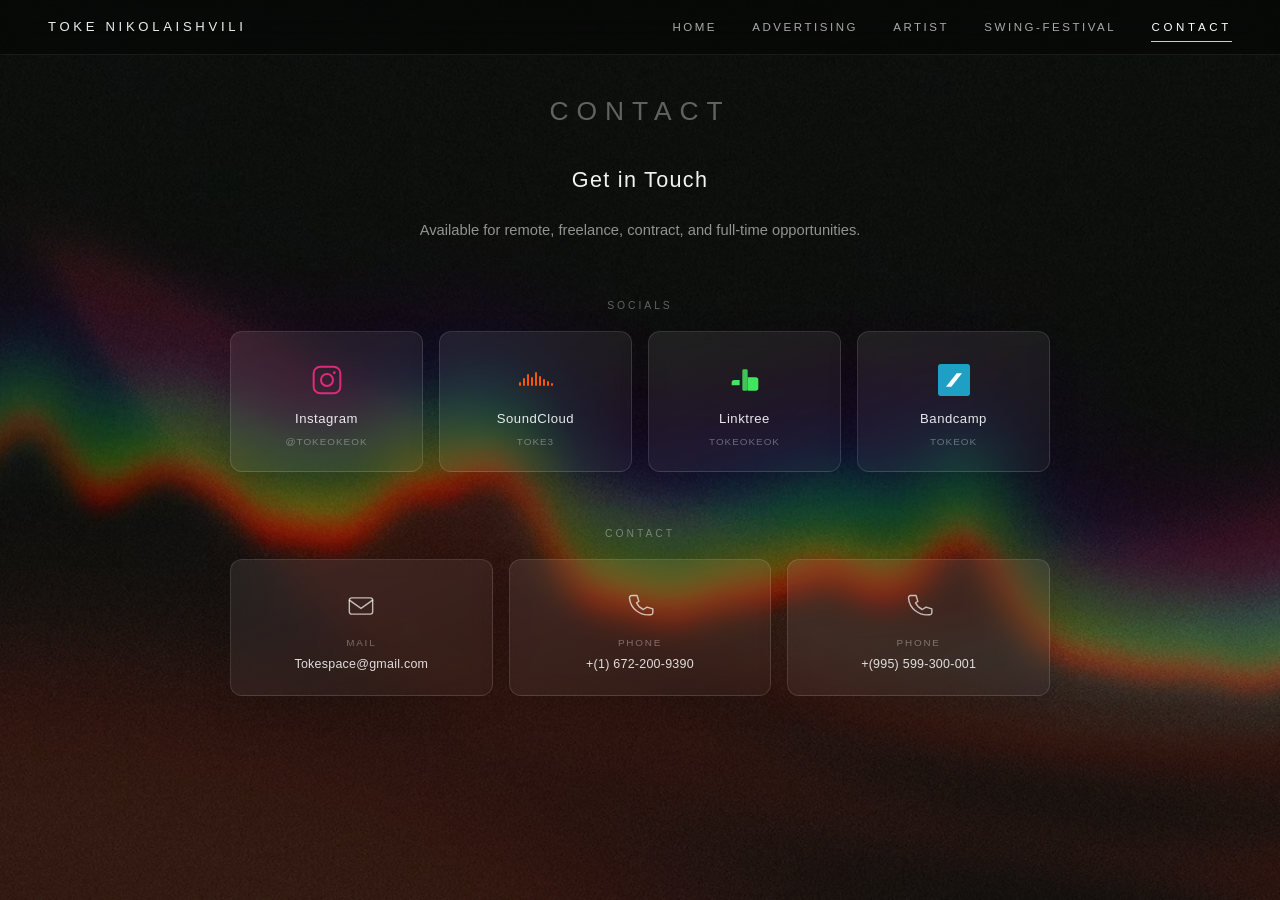
<file: pages/contact.html>
<!DOCTYPE html>
<html lang="en">
<head>
<meta charset="UTF-8">
<meta name="viewport" content="width=device-width, initial-scale=1.0">
<title>Toke Nikolaishvili — Contact</title>
<link rel="icon" href="../favicon.svg" type="image/svg+xml">
<link rel="preconnect" href="https://w.soundcloud.com" crossorigin>
<link rel="preconnect" href="https://api.soundcloud.com" crossorigin>
<link rel="dns-prefetch" href="https://soundcloud.com">
<link rel="preload" href="https://w.soundcloud.com/player/api.js" as="script">
<link rel="stylesheet" href="../style.css?v=31">
</head>
<body>
  <div class="bg-layer bg-primary"></div>
  <div class="bg-layer bg-dark"></div>
  <div class="bg-layer bg-overlay"></div>

  <header class="site-header">
    <a href="/index.html" class="site-logo">Toke Nikolaishvili</a>
    <button type="button" class="nav-toggle" aria-label="Open menu" aria-expanded="false" aria-controls="site-nav">
      <span class="nav-toggle__bar" aria-hidden="true"></span>
      <span class="nav-toggle__bar" aria-hidden="true"></span>
      <span class="nav-toggle__bar" aria-hidden="true"></span>
    </button>
    <nav class="site-nav" id="site-nav" aria-label="Main navigation">
      <a href="/index.html">Home</a>
      <a href="/pages/advertising.html">Advertising</a>
      <a href="/pages/artist.html">Artist</a>
      <a href="/pages/swing-festival.html">swing-festival</a>
      <a href="/pages/contact.html">Contact</a>
    </nav>
  </header>

  <div class="music-toggle-rail" id="musicToggleRail">
    <button type="button" class="music-toggle" id="musicToggle" aria-label="Mute music" aria-pressed="false">
      <span class="music-toggle__viz" aria-hidden="true">
        <svg class="music-toggle__wave" viewBox="0 0 24 14" width="24" height="14" fill="none" stroke="currentColor" stroke-width="1.45" stroke-linecap="round" stroke-linejoin="round">
          <path class="music-toggle__wave-path music-toggle__wave-path--back" d="M0 7 C2 5.5 4 8.5 6 7 S10 5.5 12 7 S16 8.5 18 7 S22 5.5 24 7"/>
          <path class="music-toggle__wave-path music-toggle__wave-path--front" d="M0 7 C2 8.5 4 5.5 6 7 S10 8.5 12 7 S16 5.5 18 7 S22 8.5 24 7"/>
        </svg>
      </span>
      <svg class="music-toggle__icon music-toggle__icon--off" width="20" height="20" viewBox="0 0 24 24" fill="none" aria-hidden="true">
        <path d="M11 5 6 9H3v6h3l5 4V5z" stroke="currentColor" stroke-width="1.5" stroke-linejoin="round"/>
        <line x1="16" y1="9" x2="22" y2="15" stroke="currentColor" stroke-width="1.5" stroke-linecap="round"/>
        <line x1="22" y1="9" x2="16" y2="15" stroke="currentColor" stroke-width="1.5" stroke-linecap="round"/>
      </svg>
    </button>
  </div>

  <div id="page-root">

  <main class="page-content">
    <div class="page-section page-section--centered">
      <div class="page-inner contact-page">

        <p class="page-label">Contact</p>
        <h1 class="page-title page-title--section">Get in Touch</h1>
        <p class="contact-intro">Available for remote, freelance, contract, and full-time opportunities.</p>

        <div class="contact-block">
          <p class="contact-block__label">Socials</p>
          <div class="social-grid">

            <a class="social-card" href="https://www.instagram.com/tokeokeok" target="_blank" rel="noopener noreferrer" aria-label="Instagram">
              <span class="social-card__icon" aria-hidden="true">
                <svg width="32" height="32" viewBox="0 0 24 24" fill="none">
                  <rect x="2" y="2" width="20" height="20" rx="5" stroke="url(#ig-grad)" stroke-width="1.5"/>
                  <circle cx="12" cy="12" r="4.5" stroke="url(#ig-grad)" stroke-width="1.5"/>
                  <circle cx="17.5" cy="6.5" r="1" fill="#E1306C"/>
                  <defs>
                    <linearGradient id="ig-grad" x1="2" y1="22" x2="22" y2="2">
                      <stop stop-color="#F58529"/>
                      <stop offset="0.5" stop-color="#DD2A7B"/>
                      <stop offset="1" stop-color="#8134AF"/>
                    </linearGradient>
                  </defs>
                </svg>
              </span>
              <span class="social-card__name">Instagram</span>
              <span class="social-card__handle">@tokeokeok</span>
            </a>

            <a class="social-card" href="https://soundcloud.com/toke3" target="_blank" rel="noopener noreferrer" aria-label="SoundCloud">
              <span class="social-card__icon" aria-hidden="true">
                <svg width="36" height="32" viewBox="0 0 36 20" fill="none">
                  <rect x="1" y="12" width="2" height="4" rx="1" fill="#FF5500"/>
                  <rect x="5" y="8" width="2" height="8" rx="1" fill="#FF5500"/>
                  <rect x="9" y="4" width="2" height="12" rx="1" fill="#FF5500"/>
                  <rect x="13" y="7" width="2" height="9" rx="1" fill="#FF5500"/>
                  <rect x="17" y="2" width="2" height="14" rx="1" fill="#FF5500"/>
                  <rect x="21" y="6" width="2" height="10" rx="1" fill="#FF5500"/>
                  <rect x="25" y="9" width="2" height="7" rx="1" fill="#FF5500"/>
                  <rect x="29" y="11" width="2" height="5" rx="1" fill="#FF5500"/>
                  <rect x="33" y="13" width="2" height="3" rx="1" fill="#FF5500"/>
                </svg>
              </span>
              <span class="social-card__name">SoundCloud</span>
              <span class="social-card__handle">toke3</span>
            </a>

            <a class="social-card" href="https://linktr.ee/Tokeokeok" target="_blank" rel="noopener noreferrer" aria-label="Linktree">
              <span class="social-card__icon" aria-hidden="true">
                <svg width="32" height="32" viewBox="0 0 24 24" fill="none">
                  <path d="M8 4v8H4a2 2 0 0 0-2 2v2h6V4z" fill="#43E55E"/>
                  <path d="M20 10h-6v10h6a2 2 0 0 0 2-2v-6a2 2 0 0 0-2-2z" fill="#43E55E"/>
                  <rect x="10" y="4" width="4" height="16" rx="1" fill="#43E55E" opacity="0.85"/>
                </svg>
              </span>
              <span class="social-card__name">Linktree</span>
              <span class="social-card__handle">Tokeokeok</span>
            </a>

            <a class="social-card" href="https://tokeok.bandcamp.com/" target="_blank" rel="noopener noreferrer" aria-label="Bandcamp">
              <span class="social-card__icon" aria-hidden="true">
                <svg width="32" height="32" viewBox="0 0 24 24" fill="none">
                  <rect width="24" height="24" rx="2" fill="#1DA0C3"/>
                  <path d="M6 17L14 7H18L10 17H6Z" fill="#fff"/>
                </svg>
              </span>
              <span class="social-card__name">Bandcamp</span>
              <span class="social-card__handle">tokeok</span>
            </a>

          </div>
        </div>

        <div class="contact-block">
          <p class="contact-block__label">Contact</p>
          <div class="contact-grid">

            <a class="contact-card" href="mailto:Tokespace@gmail.com">
              <span class="contact-card__icon" aria-hidden="true">
                <svg width="28" height="28" viewBox="0 0 24 24" fill="none">
                  <rect x="2" y="5" width="20" height="14" rx="2" stroke="rgba(255,255,255,0.7)" stroke-width="1.2"/>
                  <path d="M2 7l10 7 10-7" stroke="rgba(255,255,255,0.7)" stroke-width="1.2" stroke-linecap="round"/>
                </svg>
              </span>
              <span class="contact-card__label">Mail</span>
              <span class="contact-card__value">Tokespace@gmail.com</span>
            </a>

            <a class="contact-card" href="tel:+16722009390">
              <span class="contact-card__icon" aria-hidden="true">
                <svg width="28" height="28" viewBox="0 0 24 24" fill="none">
                  <path d="M6.5 3h3l1.5 5-2 1.2a12 12 0 0 0 5.8 5.8L18 13l5 1.5v3a2 2 0 0 1-2.2 2A16 16 0 0 1 3 5.2 2 2 0 0 1 5 3h1.5z" stroke="rgba(255,255,255,0.7)" stroke-width="1.2" stroke-linejoin="round"/>
                </svg>
              </span>
              <span class="contact-card__label">Phone</span>
              <span class="contact-card__value">+(1) 672-200-9390</span>
            </a>

            <a class="contact-card" href="tel:+995599300001">
              <span class="contact-card__icon" aria-hidden="true">
                <svg width="28" height="28" viewBox="0 0 24 24" fill="none">
                  <path d="M6.5 3h3l1.5 5-2 1.2a12 12 0 0 0 5.8 5.8L18 13l5 1.5v3a2 2 0 0 1-2.2 2A16 16 0 0 1 3 5.2 2 2 0 0 1 5 3h1.5z" stroke="rgba(255,255,255,0.7)" stroke-width="1.2" stroke-linejoin="round"/>
                </svg>
              </span>
              <span class="contact-card__label">Phone</span>
              <span class="contact-card__value">+(995) 599-300-001</span>
            </a>

          </div>
        </div>

      </div>
    </div>
  </main>

  </div>

  <div class="soundcloud-hidden" id="soundcloudBar" data-track="https://soundcloud.com/batterdown/indigo" data-bpm="130" data-beat-offset="1">
    <iframe
      id="soundcloudPlayer"
      title="SoundCloud player"
      src="https://w.soundcloud.com/player/?url=https%3A%2F%2Fsoundcloud.com%2Fbatterdown%2Findigo&amp;auto_play=true&amp;hide_related=true&amp;show_comments=false&amp;show_user=false&amp;show_reposts=false&amp;show_teaser=false&amp;visual=false&amp;color=ffffff"
      allow="autoplay"
      scrolling="no"
      frameborder="no"
    ></iframe>
  </div>

  <script src="../script.js?v=14"></script>
</body>
</html>
</file>
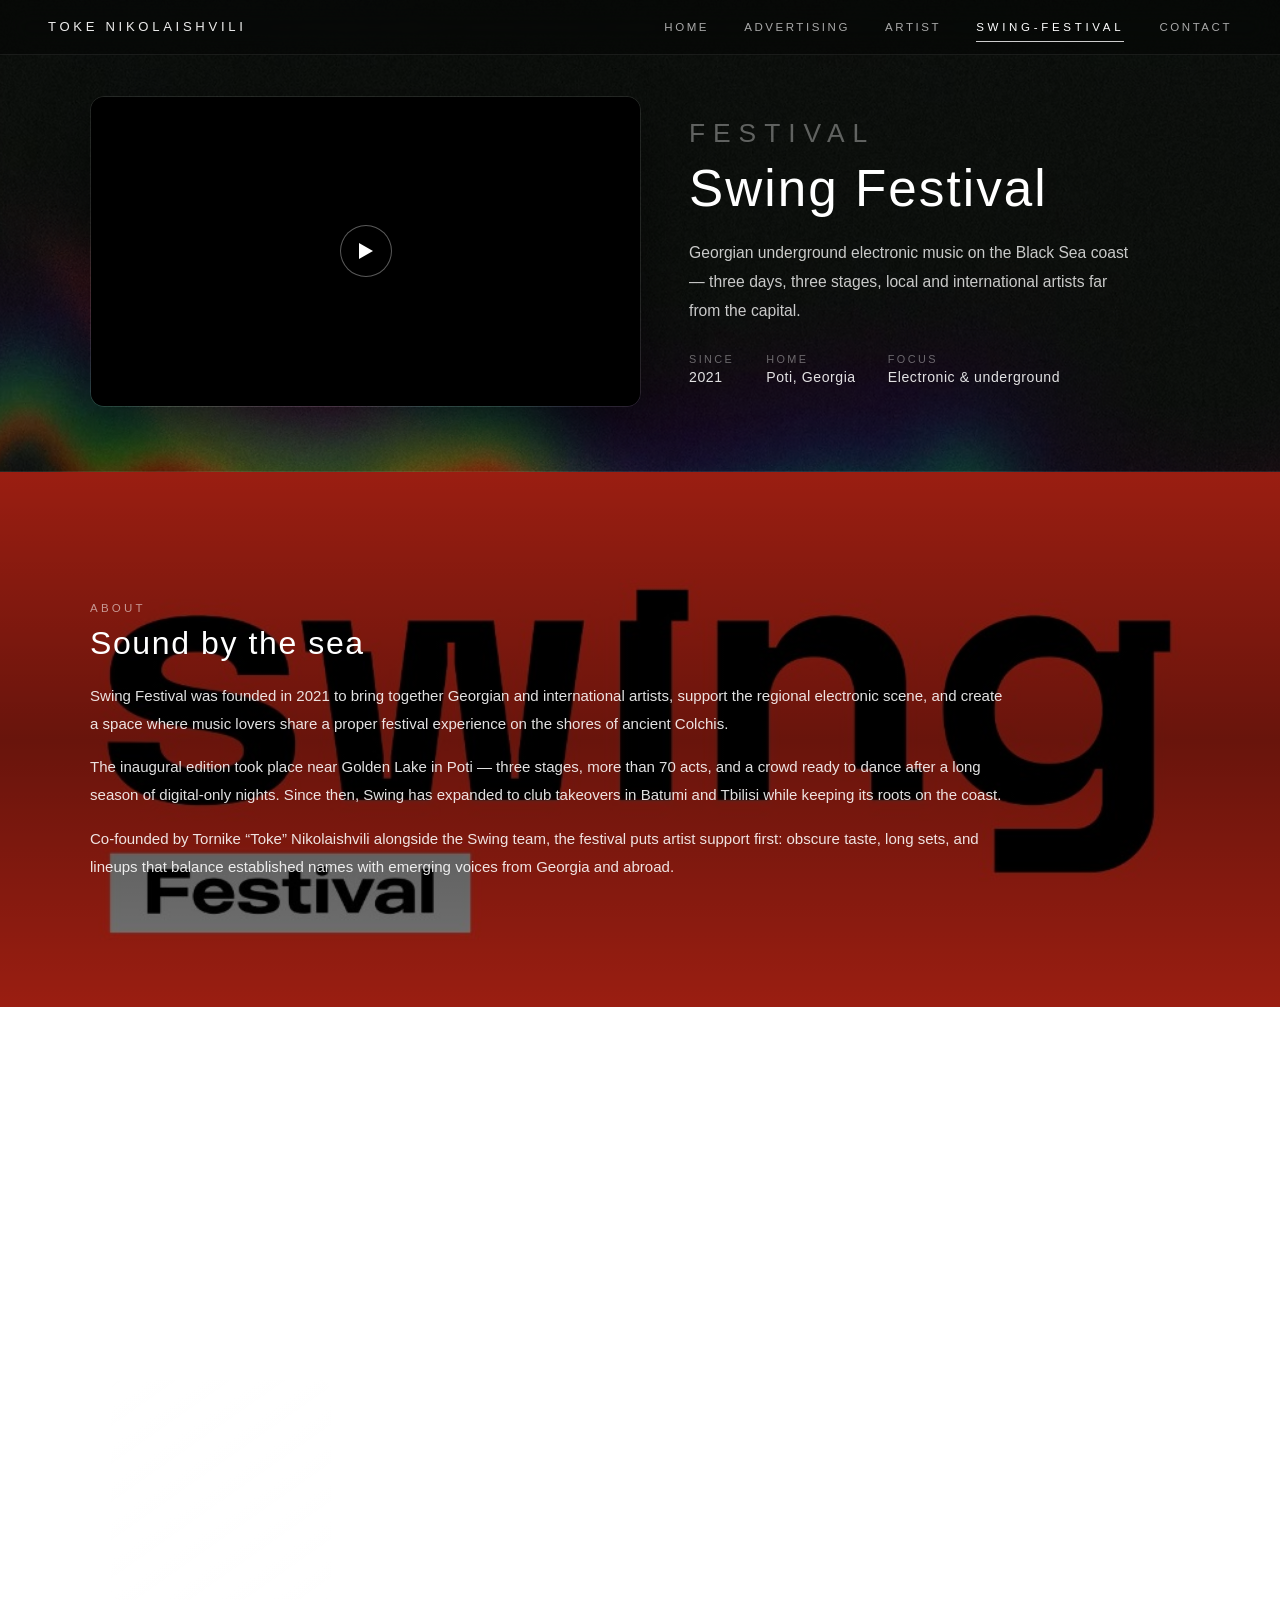
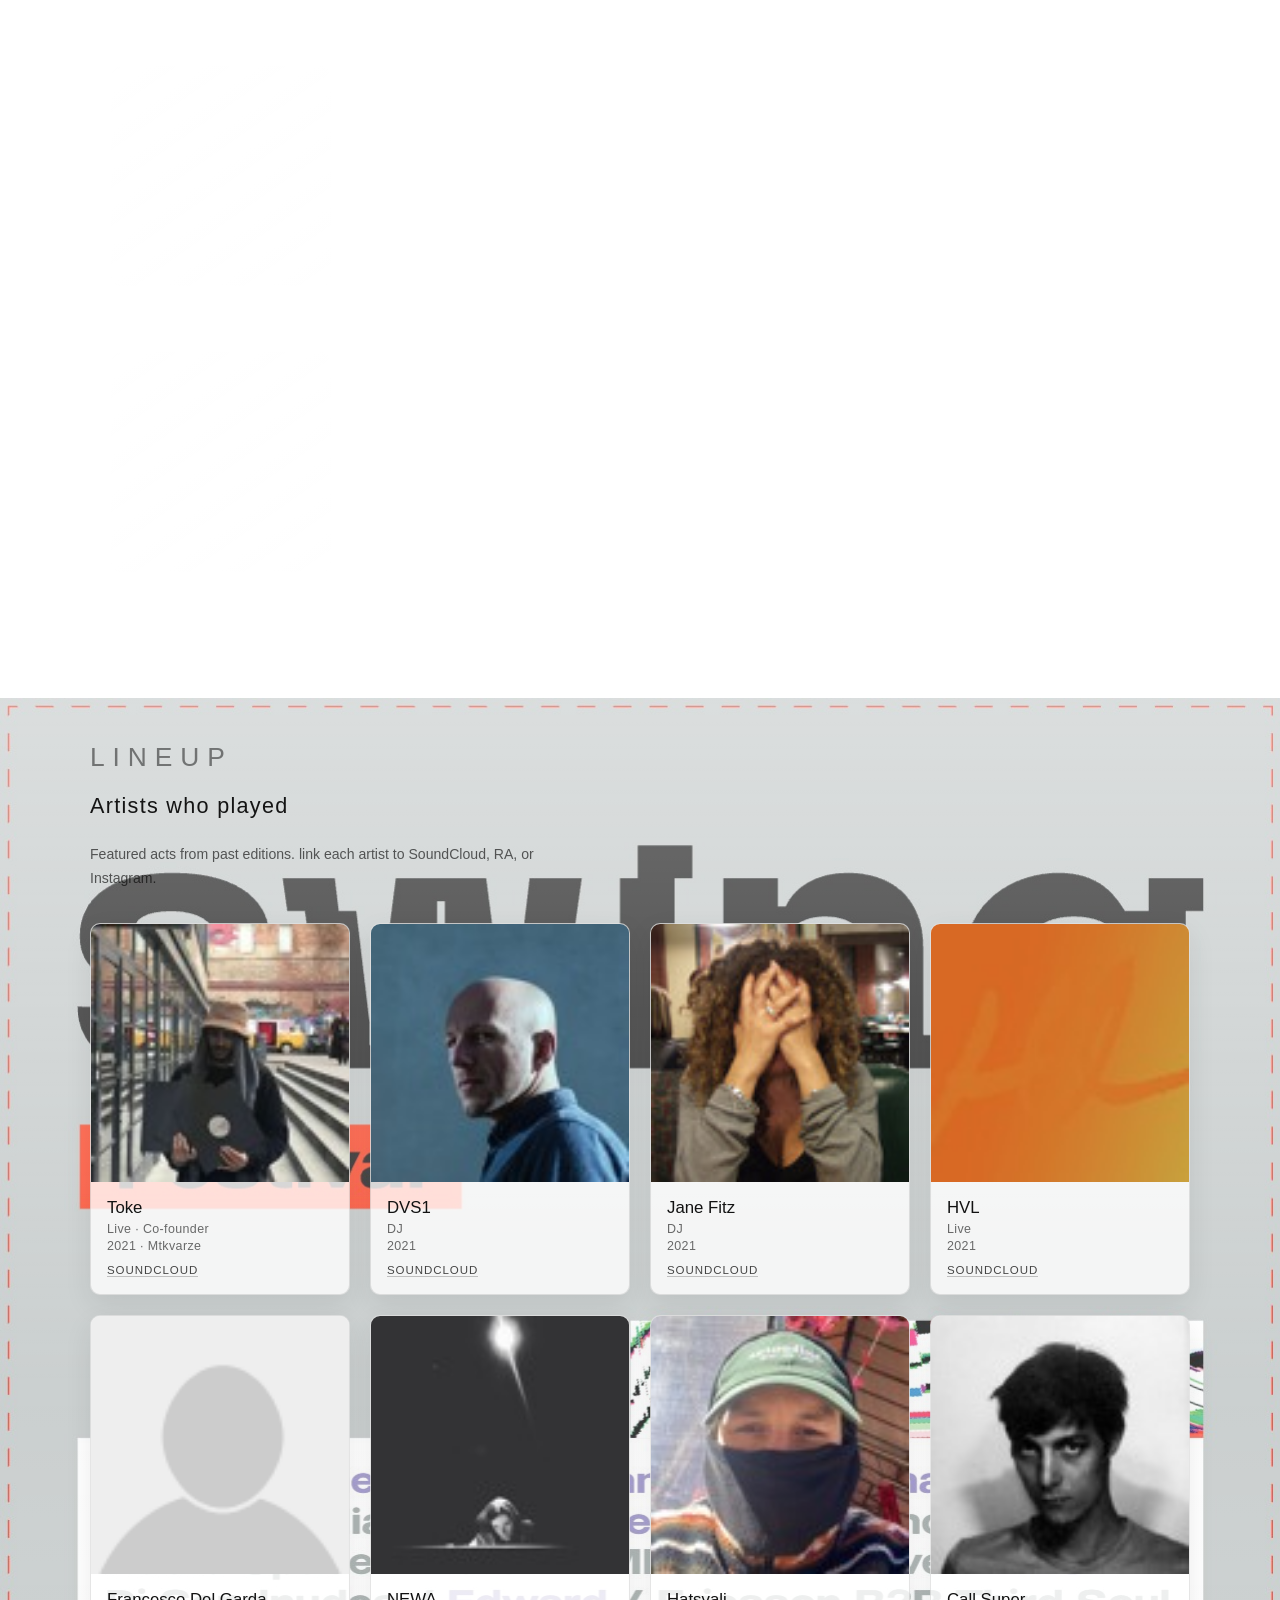
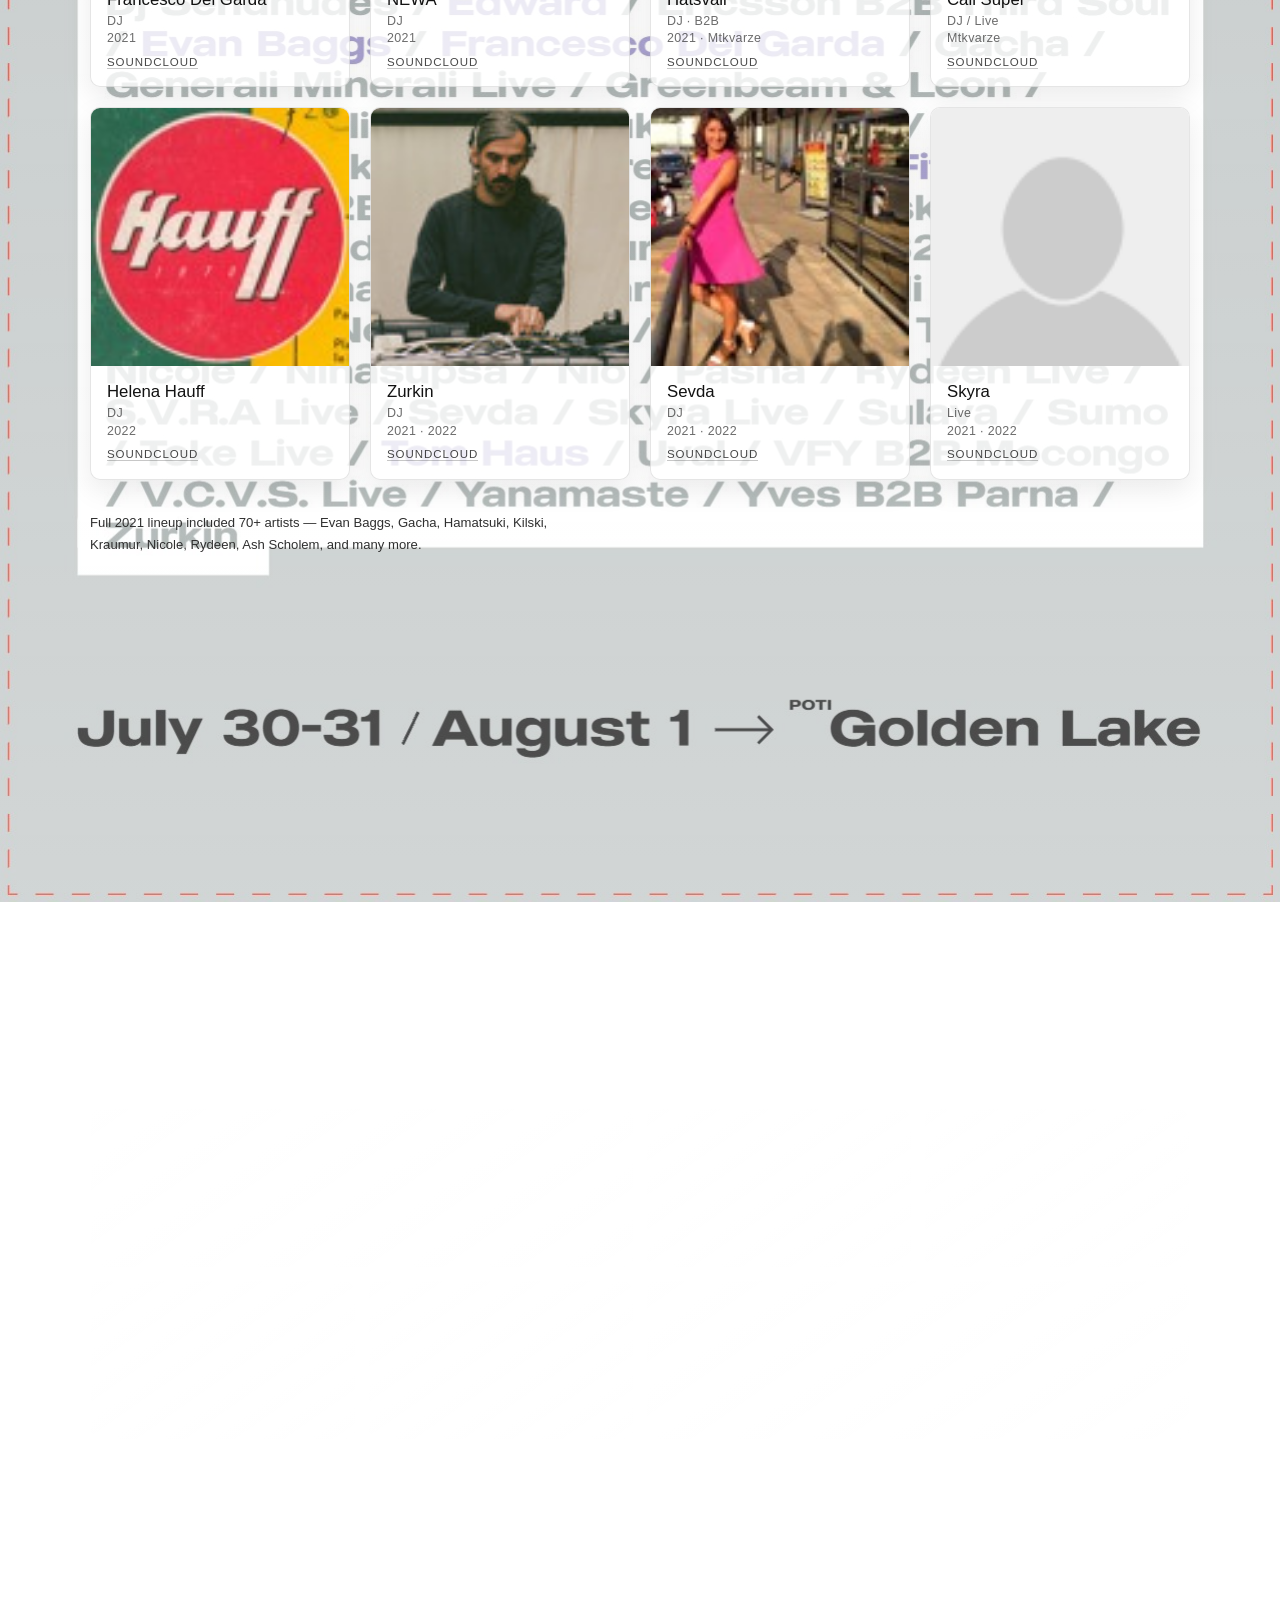
<file: pages/swing-festival.html>
<!DOCTYPE html>
<html lang="en">
<head>
<meta charset="UTF-8">
<meta name="viewport" content="width=device-width, initial-scale=1.0">
<title>Swing Festival — Electronic Music</title>
<link rel="icon" href="../favicon.svg" type="image/svg+xml">
<link rel="preconnect" href="https://w.soundcloud.com" crossorigin>
<link rel="preconnect" href="https://api.soundcloud.com" crossorigin>
<link rel="dns-prefetch" href="https://soundcloud.com">
<link rel="preload" href="https://w.soundcloud.com/player/api.js" as="script">
<link rel="stylesheet" href="../style.css?v=33">
</head>
<body>
  <div class="bg-layer bg-primary"></div>
  <div class="bg-layer bg-dark"></div>
  <div class="bg-layer bg-overlay"></div>

  <header class="site-header">
    <a href="/index.html" class="site-logo">Toke Nikolaishvili</a>
    <button type="button" class="nav-toggle" aria-label="Open menu" aria-expanded="false" aria-controls="site-nav">
      <span class="nav-toggle__bar" aria-hidden="true"></span>
      <span class="nav-toggle__bar" aria-hidden="true"></span>
      <span class="nav-toggle__bar" aria-hidden="true"></span>
    </button>
    <nav class="site-nav" id="site-nav" aria-label="Main navigation">
      <a href="/index.html">Home</a>
      <a href="/pages/advertising.html">Advertising</a>
      <a href="/pages/artist.html">Artist</a>
      <a href="/pages/swing-festival.html">swing-festival</a>
      <a href="/pages/contact.html">Contact</a>
    </nav>
  </header>

  <div class="music-toggle-rail" id="musicToggleRail">
    <button type="button" class="music-toggle" id="musicToggle" aria-label="Mute music" aria-pressed="false">
      <span class="music-toggle__viz" aria-hidden="true">
        <svg class="music-toggle__wave" viewBox="0 0 24 14" width="24" height="14" fill="none" stroke="currentColor" stroke-width="1.45" stroke-linecap="round" stroke-linejoin="round">
          <path class="music-toggle__wave-path music-toggle__wave-path--back" d="M0 7 C2 5.5 4 8.5 6 7 S10 5.5 12 7 S16 8.5 18 7 S22 5.5 24 7"/>
          <path class="music-toggle__wave-path music-toggle__wave-path--front" d="M0 7 C2 8.5 4 5.5 6 7 S10 8.5 12 7 S16 5.5 18 7 S22 8.5 24 7"/>
        </svg>
      </span>
      <svg class="music-toggle__icon music-toggle__icon--off" width="20" height="20" viewBox="0 0 24 24" fill="none" aria-hidden="true">
        <path d="M11 5 6 9H3v6h3l5 4V5z" stroke="currentColor" stroke-width="1.5" stroke-linejoin="round"/>
        <line x1="16" y1="9" x2="22" y2="15" stroke="currentColor" stroke-width="1.5" stroke-linecap="round"/>
        <line x1="22" y1="9" x2="16" y2="15" stroke="currentColor" stroke-width="1.5" stroke-linecap="round"/>
      </svg>
    </button>
  </div>

  <div id="page-root">

  <main class="page-content festival-page">
    <div class="page-section">

      <!-- Hero -->
      <section class="festival-hero" aria-labelledby="festival-title">
        <div class="festival-hero__media">
          <div class="festival-hero__video-wrap">
            <video
              class="festival-hero__video"
              src="../videos/swing%20video.mp4"
              loop
              playsinline
              preload="metadata"
              aria-label="Swing Festival recap"
            ></video>
            <button type="button" class="festival-hero__play" aria-label="Play video">
              <svg class="festival-hero__play-icon festival-hero__play-icon--play" width="18" height="20" viewBox="0 0 18 20" fill="none" aria-hidden="true">
                <path d="M2 2L16 10L2 18V2Z" fill="currentColor"/>
              </svg>
              <svg class="festival-hero__play-icon festival-hero__play-icon--pause" width="16" height="16" viewBox="0 0 16 16" fill="none" aria-hidden="true">
                <rect x="3" y="2" width="3.5" height="12" rx="0.5" fill="currentColor"/>
                <rect x="9.5" y="2" width="3.5" height="12" rx="0.5" fill="currentColor"/>
              </svg>
            </button>
          </div>
        </div>
        <div class="festival-hero__content">
          <p class="festival-hero__eyebrow">Festival</p>
          <h1 class="festival-hero__title" id="festival-title">Swing Festival</h1>
          <p class="festival-hero__tagline">
            Georgian underground electronic music on the Black Sea coast &mdash; three days, three stages,
            local and international artists far from the capital.
          </p>
          <ul class="festival-hero__meta">
            <li><span class="festival-hero__meta-label">Since</span> 2021</li>
            <li><span class="festival-hero__meta-label">Home</span> Poti, Georgia</li>
            <li><span class="festival-hero__meta-label">Focus</span> Electronic &amp; underground</li>
          </ul>
        </div>
      </section>

      <!-- About -->
      <section class="festival-about-banner" aria-labelledby="festival-about-title">
        <div class="festival-about-banner__bg" aria-hidden="true">
          <img src="../images/swing/swing-logo.png" alt="" loading="lazy">
        </div>
        <div class="festival-about-banner__overlay" aria-hidden="true"></div>
        <div class="festival-about-banner__content">
          <p class="festival-about-banner__label">About</p>
          <h2 class="festival-about-banner__title" id="festival-about-title">Sound by the sea</h2>
          <div class="festival-about-banner__text">
            <p>
              Swing Festival was founded in 2021 to bring together Georgian and international artists,
              support the regional electronic scene, and create a space where music lovers share a
              proper festival experience on the shores of ancient Colchis.
            </p>
            <p>
              The inaugural edition took place near Golden Lake in Poti &mdash; three stages, more than
              70 acts, and a crowd ready to dance after a long season of digital-only nights. Since then,
              Swing has expanded to club takeovers in Batumi and Tbilisi while keeping its roots on the coast.
            </p>
            <p>
              Co-founded by Tornike &ldquo;Toke&rdquo; Nikolaishvili alongside the Swing team, the festival
              puts artist support first: obscure taste, long sets, and lineups that balance established names
              with emerging voices from Georgia and abroad.
            </p>
          </div>
        </div>
      </section>

      <!-- Quick facts -->
      <section class="festival-stats" aria-label="Festival highlights">
        <div class="festival-stat">
          <p class="festival-stat__value">3</p>
          <p class="festival-stat__label">Stages</p>
        </div>
        <div class="festival-stat">
          <p class="festival-stat__value">70+</p>
          <p class="festival-stat__label">Artists (2021)</p>
        </div>
        <div class="festival-stat">
          <p class="festival-stat__value">3</p>
          <p class="festival-stat__label">Days</p>
        </div>
        <div class="festival-stat">
          <p class="festival-stat__value">Golden Lake</p>
          <p class="festival-stat__label">Poti coastline</p>
        </div>
      </section>

      <div class="section-divider"></div>

      <!-- Editions -->
      <section class="festival-block" aria-labelledby="festival-editions-title">
        <p class="page-label">Editions</p>
        <h2 class="page-title page-title--section" id="festival-editions-title">Past &amp; present</h2>
        <div class="festival-editions">

          <article class="festival-edition-card">
            <div class="festival-edition-card__visual">
              <div class="festival-img-placeholder festival-img-placeholder--edition">
                <span>2021</span>
                <small>images/swing/editions/2021.jpg</small>
              </div>
            </div>
            <div class="festival-edition-card__body">
              <p class="festival-edition-card__year">2021</p>
              <h3 class="festival-edition-card__title">Inaugural Edition</h3>
              <p class="festival-edition-card__location">Golden Lake &middot; Poti</p>
              <p class="festival-edition-card__dates">30 July &ndash; 1 August</p>
              <p class="festival-edition-card__text">
                Three open-air stages beside the Black Sea. DVS1, Jane Fitz, Francesco Del Garda, NEWA,
                HVL, Toke Live, and dozens more from Georgia&rsquo;s underground.
              </p>
              <p class="festival-edition-card__stages">Stages: Main &middot; Lake &middot; Forest</p>
            </div>
          </article>

          <article class="festival-edition-card">
            <div class="festival-edition-card__visual">
              <div class="festival-img-placeholder festival-img-placeholder--edition">
                <span>2022</span>
                <small>images/swing/editions/2022.jpg</small>
              </div>
            </div>
            <div class="festival-edition-card__body">
              <p class="festival-edition-card__year">2022</p>
              <h3 class="festival-edition-card__title">Batumi &amp; Poti</h3>
              <p class="festival-edition-card__location">Batumi clubs &middot; Golden Lake</p>
              <p class="festival-edition-card__dates">5 &ndash; 7 August</p>
              <p class="festival-edition-card__text">
                A seaside adventure across Bahn, Zgvaze, Gate, Botanico, and the lake site.
                Helena Hauff, Oscar Mulero, Zurkin, Sevda, Skyra, Hatsvali, and the wider Georgian scene.
              </p>
              <p class="festival-edition-card__stages">Club stages + open-air return</p>
            </div>
          </article>

          <article class="festival-edition-card">
            <div class="festival-edition-card__visual">
              <div class="festival-img-placeholder festival-img-placeholder--edition">
                <span>Club</span>
                <small>images/swing/editions/mtkvarze.jpg</small>
              </div>
            </div>
            <div class="festival-edition-card__body">
              <p class="festival-edition-card__year">Winter</p>
              <h3 class="festival-edition-card__title">Mtkvarze Takeover</h3>
              <p class="festival-edition-card__location">Mtkvarze &middot; Tbilisi</p>
              <p class="festival-edition-card__dates">6 &ndash; 7 January</p>
              <p class="festival-edition-card__text">
                Swing moves indoors: Call Super, Alec Falconer, Ash Scholem, Hatsvali B2B Toke,
                and a focused club program between festival seasons.
              </p>
              <p class="festival-edition-card__stages">2 nights &middot; Mtkvarze</p>
            </div>
          </article>

        </div>
      </section>

      <div class="section-divider"></div>

      <div class="festival-poster-zone">
        <div class="festival-poster-zone__bg" aria-hidden="true">
          <img src="../images/swing/swing-lineup-poster.jpg" alt="" loading="lazy">
        </div>
        <div class="festival-poster-zone__overlay" aria-hidden="true"></div>
        <div class="festival-poster-zone__inner">

      <!-- Lineup -->
      <section class="festival-lineup-banner" aria-labelledby="festival-lineup-title">
        <div class="festival-poster-zone__content">
          <p class="page-label">Lineup</p>
          <h2 class="page-title page-title--section" id="festival-lineup-title">Artists who played</h2>
          <p class="festival-section-intro">
            Featured acts from past editions.  link each artist
            to SoundCloud, RA, or Instagram.
          </p>

          <div class="festival-dj-grid">

          <article class="festival-dj-card">
            <div class="festival-dj-card__img">
              <img src="../images/swing/djs/toke3.jpg" alt="Toke" loading="lazy">
            </div>
            <a class="festival-dj-card__body festival-dj-card__body-link" href="https://soundcloud.com/toke3" target="_blank" rel="noopener">
              <h3 class="festival-dj-card__name">Toke</h3>
              <p class="festival-dj-card__role">Live &middot; Co-founder</p>
              <p class="festival-dj-card__editions">2021 &middot; Mtkvarze</p>
              <div class="festival-dj-card__links">
                <span class="festival-dj-card__links-text">SoundCloud</span>
              </div>
            </a>
          </article>

          <article class="festival-dj-card">
            <div class="festival-dj-card__img">
              <img src="../images/swing/djs/dvs1.jpg" alt="DVS1" loading="lazy">
            </div>
            <a class="festival-dj-card__body festival-dj-card__body-link" href="https://soundcloud.com/dvs1" target="_blank" rel="noopener">
              <h3 class="festival-dj-card__name">DVS1</h3>
              <p class="festival-dj-card__role">DJ</p>
              <p class="festival-dj-card__editions">2021</p>
              <div class="festival-dj-card__links">
                <span class="festival-dj-card__links-text">SoundCloud</span>
              </div>
            </a>
          </article>

          <article class="festival-dj-card">
            <div class="festival-dj-card__img">
              <img src="../images/swing/djs/janefitz.jpg" alt="Jane Fitz" loading="lazy">
            </div>
            <a class="festival-dj-card__body festival-dj-card__body-link" href="https://soundcloud.com/janefitz" target="_blank" rel="noopener">
              <h3 class="festival-dj-card__name">Jane Fitz</h3>
              <p class="festival-dj-card__role">DJ</p>
              <p class="festival-dj-card__editions">2021</p>
              <div class="festival-dj-card__links">
                <span class="festival-dj-card__links-text">SoundCloud</span>
              </div>
            </a>
          </article>

          <article class="festival-dj-card">
            <div class="festival-dj-card__img">
              <img src="../images/swing/djs/hvl.jpg" alt="HVL" loading="lazy">
            </div>
            <a class="festival-dj-card__body festival-dj-card__body-link" href="https://soundcloud.com/hvl" target="_blank" rel="noopener">
              <h3 class="festival-dj-card__name">HVL</h3>
              <p class="festival-dj-card__role">Live</p>
              <p class="festival-dj-card__editions">2021</p>
              <div class="festival-dj-card__links">
                <span class="festival-dj-card__links-text">SoundCloud</span>
              </div>
            </a>
          </article>

          <article class="festival-dj-card">
            <div class="festival-dj-card__img">
              <img src="../images/swing/djs/francescodelgarda.png" alt="Francesco Del Garda" loading="lazy">
            </div>
            <a class="festival-dj-card__body festival-dj-card__body-link" href="https://soundcloud.com/francescodelgarda" target="_blank" rel="noopener">
              <h3 class="festival-dj-card__name">Francesco Del Garda</h3>
              <p class="festival-dj-card__role">DJ</p>
              <p class="festival-dj-card__editions">2021</p>
              <div class="festival-dj-card__links">
                <span class="festival-dj-card__links-text">SoundCloud</span>
              </div>
            </a>
          </article>

          <article class="festival-dj-card">
            <div class="festival-dj-card__img">
              <img src="../images/swing/djs/newa.jpg" alt="NEWA" loading="lazy">
            </div>
            <a class="festival-dj-card__body festival-dj-card__body-link" href="https://soundcloud.com/newa" target="_blank" rel="noopener">
              <h3 class="festival-dj-card__name">NEWA</h3>
              <p class="festival-dj-card__role">DJ</p>
              <p class="festival-dj-card__editions">2021</p>
              <div class="festival-dj-card__links">
                <span class="festival-dj-card__links-text">SoundCloud</span>
              </div>
            </a>
          </article>

          <article class="festival-dj-card">
            <div class="festival-dj-card__img">
              <img src="../images/swing/djs/htsvl.jpg" alt="Hatsvali" loading="lazy">
            </div>
            <a class="festival-dj-card__body festival-dj-card__body-link" href="https://soundcloud.com/htsvl" target="_blank" rel="noopener">
              <h3 class="festival-dj-card__name">Hatsvali</h3>
              <p class="festival-dj-card__role">DJ &middot; B2B</p>
              <p class="festival-dj-card__editions">2021 &middot; Mtkvarze</p>
              <div class="festival-dj-card__links">
                <span class="festival-dj-card__links-text">SoundCloud</span>
              </div>
            </a>
          </article>

          <article class="festival-dj-card">
            <div class="festival-dj-card__img">
              <img src="../images/swing/djs/call-super.jpg" alt="Call Super" loading="lazy">
            </div>
            <a class="festival-dj-card__body festival-dj-card__body-link" href="https://soundcloud.com/call-super" target="_blank" rel="noopener">
              <h3 class="festival-dj-card__name">Call Super</h3>
              <p class="festival-dj-card__role">DJ / Live</p>
              <p class="festival-dj-card__editions">Mtkvarze</p>
              <div class="festival-dj-card__links">
                <span class="festival-dj-card__links-text">SoundCloud</span>
              </div>
            </a>
          </article>

          <article class="festival-dj-card">
            <div class="festival-dj-card__img">
              <img src="../images/swing/djs/helena-hauff.jpg" alt="Helena Hauff" loading="lazy">
            </div>
            <a class="festival-dj-card__body festival-dj-card__body-link" href="https://soundcloud.com/helena-hauff" target="_blank" rel="noopener">
              <h3 class="festival-dj-card__name">Helena Hauff</h3>
              <p class="festival-dj-card__role">DJ</p>
              <p class="festival-dj-card__editions">2022</p>
              <div class="festival-dj-card__links">
                <span class="festival-dj-card__links-text">SoundCloud</span>
              </div>
            </a>
          </article>

          <article class="festival-dj-card">
            <div class="festival-dj-card__img">
              <img src="../images/swing/djs/zurkin.jpg" alt="Zurkin" loading="lazy">
            </div>
            <a class="festival-dj-card__body festival-dj-card__body-link" href="https://soundcloud.com/zurkin" target="_blank" rel="noopener">
              <h3 class="festival-dj-card__name">Zurkin</h3>
              <p class="festival-dj-card__role">DJ</p>
              <p class="festival-dj-card__editions">2021 &middot; 2022</p>
              <div class="festival-dj-card__links">
                <span class="festival-dj-card__links-text">SoundCloud</span>
              </div>
            </a>
          </article>

          <article class="festival-dj-card">
            <div class="festival-dj-card__img">
              <img src="../images/swing/djs/sevda.jpg" alt="Sevda" loading="lazy">
            </div>
            <a class="festival-dj-card__body festival-dj-card__body-link" href="https://soundcloud.com/sevda" target="_blank" rel="noopener">
              <h3 class="festival-dj-card__name">Sevda</h3>
              <p class="festival-dj-card__role">DJ</p>
              <p class="festival-dj-card__editions">2021 &middot; 2022</p>
              <div class="festival-dj-card__links">
                <span class="festival-dj-card__links-text">SoundCloud</span>
              </div>
            </a>
          </article>

          <article class="festival-dj-card">
            <div class="festival-dj-card__img">
              <img src="../images/swing/djs/skyra.png" alt="Skyra" loading="lazy">
            </div>
            <a class="festival-dj-card__body festival-dj-card__body-link" href="https://soundcloud.com/skyra" target="_blank" rel="noopener">
              <h3 class="festival-dj-card__name">Skyra</h3>
              <p class="festival-dj-card__role">Live</p>
              <p class="festival-dj-card__editions">2021 &middot; 2022</p>
              <div class="festival-dj-card__links">
                <span class="festival-dj-card__links-text">SoundCloud</span>
              </div>
            </a>
          </article>

          </div>

          <p class="festival-lineup-note">
            Full 2021 lineup included 70+ artists &mdash; Evan Baggs, Gacha, Hamatsuki, Kilski, Kraumur,
            Nicole, Rydeen, Ash Scholem, and many more. 
          </p>
        </div>
      </section>

        </div>
      </div>

      <div class="section-divider"></div>

      <!-- Gallery -->
      <section class="festival-block" aria-labelledby="festival-gallery-title">
        <p class="page-label">Gallery</p>
        <h2 class="page-title page-title--section" id="festival-gallery-title">Moments</h2>
     

        <div class="festival-gallery">
          <figure class="festival-gallery__item festival-gallery__item--wide">
            <div class="festival-img-placeholder festival-img-placeholder--gallery"><span>01</span></div>
          </figure>
          <figure class="festival-gallery__item">
            <div class="festival-img-placeholder festival-img-placeholder--gallery"><span>02</span></div>
          </figure>
          <figure class="festival-gallery__item">
            <div class="festival-img-placeholder festival-img-placeholder--gallery"><span>03</span></div>
          </figure>
          <figure class="festival-gallery__item">
            <div class="festival-img-placeholder festival-img-placeholder--gallery"><span>04</span></div>
          </figure>
          <figure class="festival-gallery__item">
            <div class="festival-img-placeholder festival-img-placeholder--gallery"><span>05</span></div>
          </figure>
          <figure class="festival-gallery__item festival-gallery__item--wide">
            <div class="festival-img-placeholder festival-img-placeholder--gallery"><span>06</span></div>
          </figure>
        </div>
      </section>

      <div class="section-divider"></div>

      <!-- Tickets & links -->
      <section class="festival-block festival-cta" aria-labelledby="festival-cta-title">
        <p class="page-label">Next edition</p>
        <h2 class="page-title page-title--section" id="festival-cta-title">Stay in the loop</h2>
        <p class="festival-cta__text">
          Dates, tickets, and lineup for the next Swing edition will appear here.
          Follow the festival channels for announcements.
        </p>

        <div class="festival-links">
          <a class="festival-link-card" href="#" aria-label="Swing Festival on Instagram">
            <span class="festival-link-card__label">Instagram</span>
            <span class="festival-link-card__hint">Add @handle</span>
          </a>
          <a class="festival-link-card" href="https://eventer.ge" target="_blank" rel="noopener">
            <span class="festival-link-card__label">Eventer</span>
            <span class="festival-link-card__hint">Tickets &amp; events</span>
          </a>
          <a class="festival-link-card" href="https://georgia.travel/swing-festival" target="_blank" rel="noopener">
            <span class="festival-link-card__label">Georgia Travel</span>
            <span class="festival-link-card__hint">Festival guide</span>
          </a>
          <a class="festival-link-card" href="/pages/contact.html">
            <span class="festival-link-card__label">Contact</span>
            <span class="festival-link-card__hint">Bookings &amp; press</span>
          </a>
        </div>
      </section>

    </div>
  </main>

  </div>

  <div class="soundcloud-hidden" id="soundcloudBar" data-track="https://soundcloud.com/batterdown/indigo" data-bpm="130" data-beat-offset="1">
    <iframe
      id="soundcloudPlayer"
      title="SoundCloud player"
      src="https://w.soundcloud.com/player/?url=https%3A%2F%2Fsoundcloud.com%2Fbatterdown%2Findigo&amp;auto_play=true&amp;hide_related=true&amp;show_comments=false&amp;show_user=false&amp;show_reposts=false&amp;show_teaser=false&amp;visual=false&amp;color=ffffff"
      allow="autoplay"
      scrolling="no"
      frameborder="no"
    ></iframe>
  </div>

  <script src="../script.js?v=19"></script>
</body>
</html>
</file>
<file: style.css>
* { margin: 0; padding: 0; box-sizing: border-box; }

  :root {
    --font-body: "Avenir Next", "Avenir Next LT Pro", Avenir, -apple-system, BlinkMacSystemFont, "Segoe UI", sans-serif;
  }

  html, body {
    width: 100%;
    min-height: 100%;
    font-family: var(--font-body);
  }

  body { position: relative; }

  button,
  input,
  textarea,
  select {
    font-family: inherit;
  }
  
  .bg-layer {
    position: fixed;
    inset: 0;
    width: 100%;
    height: 100%;
  }

  /* Layer 1: Fullscreen background */
  .bg-primary {
    background-image: url("[data-uri]");
    background-size: cover;
    background-position: center;
    background-repeat: no-repeat;
    z-index: 1;
  }

  /* Layer 2: Dark overlay for readability */
  .bg-dark {
    background: rgba(0, 0, 0, 0.45);
    z-index: 2;
  }

  /* Layer 3: Second image as low-opacity overlay */
  .bg-overlay {
    background-image: url("[data-uri]");
    background-size: cover;
    background-position: center;
    background-repeat: no-repeat;
    opacity: 0.18;
    z-index: 3;
  }

  /* Content sits above all layers */
  .content {
    position: relative;
    z-index: 10;
    width: 100%;
    min-height: 100vh;
  }

  .content section {
    width: 100%;
    min-height: 100vh;
  }

  /* Right-side vertical navigation */
  .site-nav {
    position: fixed;
    top: 50%;
    right: 2rem;
    transform: translateY(-50%);
    z-index: 100;
    display: flex;
    flex-direction: column;
    align-items: flex-end;
    gap: 2rem;
  }

  .site-nav a {
    color: rgba(255, 255, 255, 0.65);
    text-decoration: none;
    font-family: var(--font-body);
    font-size: 0.72rem;
    letter-spacing: 0.22em;
    text-transform: uppercase;
    transition: color 0.3s ease, letter-spacing 0.3s ease;
    position: relative;
    padding: 0.2rem 0;
    text-align: right;
    display: block;
  }

  .site-nav a::after {
    content: '';
    position: absolute;
    bottom: 0;
    left: 50%;
    transform: translateX(-50%);
    width: 1px;
    height: 0;
    background: rgba(255, 255, 255, 0.9);
    transition: height 0.3s ease;
  }

  .site-nav a:hover {
    color: rgba(255, 255, 255, 1);
    letter-spacing: 0.32em;
  }

  .site-nav a.active {
    color: rgba(255, 255, 255, 1);
    letter-spacing: 0.32em;
  }

  .site-nav a.active::after {
    content: '';
    position: absolute;
    bottom: -2px;
    left: 0;
    right: 0;
    height: 1px;
    background: rgba(255, 255, 255, 0.8);
  }

  .site-nav a:hover::after {
    height: 100%;
  }

  /* Thin vertical rule beside the nav */
  .site-nav::before {
    content: '';
    position: absolute;
    top: -1.5rem;
    bottom: -1.5rem;
    right: -1rem;
    width: 1px;
    background: rgba(255, 255, 255, 0.15);
  }

  /* Header layout */
  .site-header {
    position: fixed;
    top: 0;
    left: 0;
    right: 0;
    z-index: 100;
    display: flex;
    align-items: center;
    justify-content: space-between;
    padding: 1.1rem 3rem;
    background: rgba(0, 0, 0, 0.4);
    backdrop-filter: blur(14px);
    -webkit-backdrop-filter: blur(14px);
    border-bottom: 0.5px solid rgba(255, 255, 255, 0.08);
  }

  .site-logo {
    font-family: var(--font-body);
    font-size: 0.82rem;
    letter-spacing: 0.28em;
    text-transform: uppercase;
    color: rgba(255, 255, 255, 0.92);
    text-decoration: none;
    transition: color 0.3s ease, letter-spacing 0.3s ease;
  }

  .site-logo:hover {
    color: rgba(255, 255, 255, 1);
    letter-spacing: 0.34em;
  }

  .site-header .site-nav {
    position: static;
    top: auto;
    right: auto;
    transform: none;
    flex-direction: row;
    align-items: center;
    gap: 2.2rem;
  }

  .site-header .site-nav::before {
    display: none;
  }

  .site-header .site-nav a {
    text-align: center;
  }

  .site-header .site-nav a::after {
    left: 0;
    right: 0;
    transform: none;
    width: auto;
  }

  .site-header .site-nav a.active::after {
    bottom: -6px;
    height: 1px;
  }

  .site-header .site-nav a:hover::after {
    height: 1px;
    bottom: -6px;
  }

  .nav-toggle {
    display: none;
    flex-direction: column;
    justify-content: center;
    gap: 5px;
    width: 44px;
    height: 44px;
    padding: 0;
    border: 0.5px solid rgba(255, 255, 255, 0.15);
    border-radius: 6px;
    background: rgba(255, 255, 255, 0.04);
    cursor: pointer;
    transition: background 0.25s ease, border-color 0.25s ease;
  }

  .nav-toggle:hover {
    background: rgba(255, 255, 255, 0.1);
    border-color: rgba(255, 255, 255, 0.3);
  }

  .nav-toggle__bar {
    display: block;
    width: 20px;
    height: 1.5px;
    margin: 0 auto;
    background: rgba(255, 255, 255, 0.9);
    transition: transform 0.3s ease, opacity 0.3s ease;
  }

  .site-header.is-open .nav-toggle__bar:nth-child(1) {
    transform: translateY(6.5px) rotate(45deg);
  }

  .site-header.is-open .nav-toggle__bar:nth-child(2) {
    opacity: 0;
  }

  .site-header.is-open .nav-toggle__bar:nth-child(3) {
    transform: translateY(-6.5px) rotate(-45deg);
  }

  body.nav-open {
    overflow: hidden;
  }

  /* Page layout */
  .page-content {
    position: relative;
    z-index: 10;
    width: 100%;
    min-height: 100vh;
    padding: 6rem 3rem 4rem;
  }

  .page-content:not(.about-reveal) {
    animation: none;
  }

  .page-reveal-item {
    opacity: 0;
    transform: translateY(36px);
    animation: section-reveal 1.15s cubic-bezier(0.22, 1, 0.36, 1) forwards;
  }

  @keyframes section-reveal {
    from {
      opacity: 0;
      transform: translateY(36px);
    }
    to {
      opacity: 1;
      transform: translateY(0);
    }
  }

  @keyframes page-enter {
    from {
      opacity: 0;
      transform: translateY(22px);
    }
    to {
      opacity: 1;
      transform: translateY(0);
    }
  }

  html.is-leaving .page-reveal-item,
  html.is-leaving .site-header {
    animation: none !important;
    opacity: 0;
    transform: translateY(-14px);
    transition: opacity 0.4s ease, transform 0.4s ease;
  }

  @media (prefers-reduced-motion: reduce) {
    .page-reveal-item {
      animation: none;
      opacity: 1;
      transform: none;
    }

    html.is-leaving .page-reveal-item,
    html.is-leaving .site-header {
      transition: none;
    }
  }

  .home-hero {
    position: relative;
    display: flex;
    flex-direction: column;
    align-items: center;
    justify-content: center;
    min-height: 100svh;
    height: 100svh;
    padding-top: 5rem;
    overflow: hidden;
  }

  .scroll-cue {
    position: absolute;
    bottom: 2.5rem;
    left: 50%;
    transform: translateX(-50%);
    display: flex;
    flex-direction: column;
    align-items: center;
    gap: 0.6rem;
    padding: 0.5rem 1rem;
    margin: 0;
    border: none;
    background: transparent;
    -webkit-appearance: none;
    appearance: none;
    color: rgba(255, 255, 255, 0.55);
    font-family: var(--font-body);
    font-size: 0.62rem;
    letter-spacing: 0.3em;
    text-transform: uppercase;
    cursor: pointer;
    -webkit-tap-highlight-color: transparent;
    opacity: 0;
    visibility: hidden;
    pointer-events: none;
    transition: opacity 0.5s ease, visibility 0s linear 0.5s, color 0.3s ease;
  }

  .scroll-cue.is-shown {
    opacity: 1;
    visibility: visible;
    pointer-events: auto;
    transition: opacity 0.5s ease, visibility 0s linear 0s, color 0.3s ease;
  }

  .scroll-cue:hover {
    color: rgba(255, 255, 255, 0.95);
  }

  .scroll-cue__arrow {
    animation: scroll-cue-bounce 2s ease-in-out infinite;
  }

  @keyframes scroll-cue-bounce {
    0%, 100% { transform: translateY(0); opacity: 0.6; }
    50% { transform: translateY(5px); opacity: 1; }
  }

  .about-reveal {
    min-height: 0;
    opacity: 0;
    visibility: hidden;
    transform: translateY(40px);
    pointer-events: none;
    transition: opacity 0.9s ease, transform 0.9s ease, visibility 0s linear 0.9s;
  }

  .about-reveal.is-visible {
    min-height: 100vh;
    opacity: 1;
    visibility: visible;
    transform: translateY(0);
    pointer-events: auto;
    transition: opacity 0.9s ease, transform 0.9s ease, visibility 0s linear 0s;
  }

  .soundcloud-hidden {
    position: fixed;
    width: 0;
    height: 0;
    overflow: hidden;
    opacity: 0;
    pointer-events: none;
    border: 0;
  }

  .music-toggle-rail {
    position: fixed;
    left: max(1rem, env(safe-area-inset-left, 0px));
    top: 50%;
    transform: translateY(-50%);
    width: 2.75rem;
    z-index: 90;
    pointer-events: none;
    opacity: 0;
    visibility: hidden;
    transition: opacity 0.45s ease, visibility 0s linear 0.45s;
  }

  .music-toggle-rail.is-ready {
    opacity: 1;
    visibility: visible;
    transition: opacity 0.45s ease, visibility 0s linear 0s;
  }

  .music-toggle {
    position: relative;
    top: auto;
    margin-top: 0;
    display: flex;
    align-items: center;
    justify-content: center;
    width: 2.75rem;
    height: 2.75rem;
    padding: 0;
    border: 0.5px solid rgba(255, 255, 255, 0.15);
    border-radius: 50%;
    background: rgba(0, 0, 0, 0.45);
    backdrop-filter: blur(12px);
    -webkit-backdrop-filter: blur(12px);
    color: rgba(255, 255, 255, 0.82);
    cursor: pointer;
    pointer-events: auto;
    -webkit-tap-highlight-color: transparent;
    transition: color 0.25s ease, background 0.25s ease;
    --beat-y: 0.78;
    --beat-x: 1;
    --beat-opacity: 0.62;
    --beat-glow: 0;
    box-shadow: 0 0 calc(20px * var(--beat-glow)) calc(5px * var(--beat-glow)) rgba(255, 255, 255, 0.18);
    border-color: rgba(255, 255, 255, calc(0.12 + var(--beat-glow) * 0.55));
    transform: scale(calc(0.94 + var(--beat-y) * 0.08));
  }

  .music-toggle:hover {
    color: rgba(255, 255, 255, 1);
    background: rgba(255, 255, 255, 0.08);
  }

  .music-toggle.is-beat-sync:not(.is-muted):hover {
    transform: scale(calc(0.98 + var(--beat-y) * 0.1));
  }

  .music-toggle.is-muted {
    color: rgba(255, 255, 255, 0.45);
    border-color: rgba(255, 255, 255, 0.1);
    box-shadow: none;
    transform: none;
  }

  .music-toggle__viz {
    display: flex;
    align-items: center;
    justify-content: center;
    width: 24px;
    height: 14px;
    transform: scale(var(--beat-x), var(--beat-y));
    opacity: var(--beat-opacity);
    will-change: transform, opacity;
  }

  .music-toggle__wave {
    display: block;
    flex-shrink: 0;
  }

  .music-toggle__wave-path--back {
    opacity: 0.34;
  }

  .music-toggle.is-muted .music-toggle__viz {
    display: none;
  }

  .music-toggle__icon {
    display: block;
  }

  .music-toggle__icon--off {
    display: none;
  }

  .music-toggle.is-muted .music-toggle__icon--off {
    display: block;
  }

  @media (prefers-reduced-motion: reduce) {
    .music-toggle {
      transform: none;
    }

    .music-toggle__viz {
      transform: scale(0.95);
      opacity: 0.85;
    }
  }

  .soundcloud-hidden iframe {
    width: 1px;
    height: 1px;
    border: none;
  }

  .page-section {
    max-width: 1100px;
    margin: 0 auto;
  }

  .page-section--centered {
    display: flex;
    flex-direction: column;
    align-items: center;
  }

  .page-inner {
    max-width: 780px;
    width: 100%;
    text-align: center;
  }

  .page-inner--narrow {
    max-width: 560px;
  }

  .page-label {
    font-family: var(--font-body);
    font-size: 1.65rem;
    letter-spacing: 0.3em;
    text-transform: uppercase;
    color: rgba(255, 255, 255, 0.35);
    margin: 0 0 2.5rem;
  }

  .page-title {
    font-family: var(--font-body);
    font-size: 1.6rem;
    font-weight: 400;
    color: rgba(255, 255, 255, 0.95);
    letter-spacing: 0.06em;
    margin: 0 0 0.4rem;
  }

  .page-title-release {
    font-family: var(--font-body);
    font-size: 0.85rem;
    font-weight: 400;
    color: rgba(255, 255, 255, 0.95);
    letter-spacing: 0.5em;
    margin: 0 0 0.4rem;
  }

  .page-title--section {
    font-size: 1.35rem;
    margin-bottom: 1.5rem;
  }

  .page-subtitle {
    font-family: var(--font-body);
    font-size: 0.7rem;
    letter-spacing: 0.25em;
    text-transform: uppercase;
    color: rgba(255, 255, 255, 0.4);
    margin: 0 0 2.5rem;
  }

  .bio-text p {
    font-family: var(--font-body);
    font-size: 0.92rem;
    line-height: 1.85;
    color: rgba(255, 255, 255, 0.7);
    margin: 0 0 1.2rem;
    text-align: left;
  }

  .about-header {
    text-align: center;
    margin: 0 0 2.75rem;
  }

  .about-header .scroll-cue__text {
    margin-bottom: 1rem;
  }

  .about-header .page-title {
    text-align: center;
  }

  .about-header .page-subtitle {
    text-align: center;
    margin-bottom: 0;
  }

  .about-split {
    display: grid;
    grid-template-columns: minmax(260px, 0.9fr) 1.1fr;
    gap: 3rem;
    align-items: start;
    margin-bottom: 0.5rem;
  }

  .about-split__media {
    border-radius: 14px;
    overflow: hidden;
    border: 0.5px solid rgba(255, 255, 255, 0.1);
    box-shadow: 0 22px 60px rgba(0, 0, 0, 0.45);
    background: #0a0a0a;
  }

  .about-split__media img {
    display: block;
    width: 100%;
    height: auto;
    object-fit: cover;
  }

  .about-split__content {
    text-align: left;
    min-width: 0;
  }

  .about-rest {
    width: 100%;
  }

  .section-divider {
    width: 100%;
    height: 0.5px;
    background: rgba(255, 255, 255, 0.07);
    margin: 3rem 0;
  }

  .skills-grid {
    display: grid;
    grid-template-columns: 1fr 1fr 1fr;
    gap: 2rem;
    text-align: left;
  }

  .skills-col-label {
    font-family: var(--font-body);
    font-size: 0.6rem;
    letter-spacing: 0.2em;
    text-transform: uppercase;
    color: rgba(255, 255, 255, 0.3);
    margin: 0 0 1.2rem;
  }

  .skills-col-label--spaced {
    margin-top: 2.5rem;
  }

  .skills-list {
    list-style: none;
    padding: 0;
    margin: 0;
  }

  .skills-list li {
    font-family: var(--font-body);
    font-size: 0.85rem;
    color: rgba(255, 255, 255, 0.65);
    padding: 0.35rem 0;
    border-bottom: 0.5px solid rgba(255, 255, 255, 0.06);
  }

  .skills-list li:last-child {
    border-bottom: none;
  }

  .skills-list .muted {
    color: rgba(255, 255, 255, 0.3);
    font-size: 0.75rem;
  }

  .availability-text {
    font-family: var(--font-body);
    font-size: 0.85rem;
    color: rgba(255, 255, 255, 0.65);
    line-height: 1.7;
    margin: 0;
  }

  .toolkit-grid {
    display: grid;
    grid-template-columns: repeat(5, 1fr);
    gap: 1.2rem;
  }

  .logo-card {
    border-radius: 10px;
    border: 0.5px solid rgba(255, 255, 255, 0.07);
    background: rgba(255, 255, 255, 0.02);
    padding: 1.5rem 1rem;
    display: flex;
    flex-direction: column;
    align-items: center;
    gap: 0.75rem;
    transition: all 0.3s;
  }

  .logo-card__img {
    display: block;
    height: 34px;
    width: auto;
    max-width: 88%;
    object-fit: contain;
  }

  .logo-card__img--light {
    filter: brightness(0) invert(1);
  }

  .logo-card__img--wide {
    max-width: 96%;
    height: 28px;
  }

  .logo-card:hover {
    border-color: rgba(255, 255, 255, 0.18);
    background: rgba(255, 255, 255, 0.05);
  }

  .logo-card span {
    font-family: var(--font-body);
    font-size: 0.72rem;
    color: rgba(255, 255, 255, 0.6);
    letter-spacing: 0.12em;
    text-transform: uppercase;
    text-align: center;
  }

  .video-grid {
    display: grid;
    grid-template-columns: repeat(3, 1fr);
    gap: 20px;
  }

  .vcard {
    border-radius: 8px;
    overflow: hidden;
    background: rgba(255, 255, 255, 0.03);
    border: 0.5px solid rgba(255, 255, 255, 0.08);
    cursor: pointer;
    transition: border 0.2s;
  }

  .video-thumb {
    aspect-ratio: 16 / 9;
    position: relative;
    overflow: hidden;
    background: #000;
    display: flex;
    align-items: center;
    justify-content: center;
    cursor: pointer;
  }

  .video-thumb__img {
    position: absolute;
    inset: 0;
    width: 100%;
    height: 100%;
    object-fit: cover;
  }

  video.video-thumb__img {
    pointer-events: none;
  }

  .play-btn {
    position: relative;
    z-index: 1;
    width: 52px;
    height: 52px;
    border-radius: 50%;
    background: rgba(255, 255, 255, 0.12);
    border: 1.5px solid rgba(255, 255, 255, 0.35);
    display: flex;
    align-items: center;
    justify-content: center;
    transition: all 0.2s;
    flex-shrink: 0;
  }

  .vcard-info {
    padding: 10px 14px 12px;
  }

  .vcard-title {
    margin: 0;
    font-size: 13px;
    font-weight: 500;
    color: rgba(255, 255, 255, 0.88);
    font-family: var(--font-body);
    letter-spacing: 0.03em;
  }

  .vcard-category {
    margin: 4px 0 0;
    font-size: 10px;
    color: rgba(255, 255, 255, 0.3);
    letter-spacing: 0.1em;
    text-transform: uppercase;
  }

  .page-placeholder-text {
    font-family: var(--font-body);
    font-size: 0.92rem;
    line-height: 1.85;
    color: rgba(255, 255, 255, 0.55);
    margin: 0;
    text-align: center;
  }

  .contact-note {
    font-family: var(--font-body);
    font-size: 0.75rem;
    letter-spacing: 0.15em;
    text-transform: uppercase;
    color: rgba(255, 255, 255, 0.3);
    margin: 2.5rem 0 0;
    text-align: center;
  }

  /* Contact page */
  .contact-page {
    max-width: 820px;
  }

  .contact-intro {
    font-family: var(--font-body);
    font-size: 0.92rem;
    line-height: 1.85;
    color: rgba(255, 255, 255, 0.55);
    margin: 0 0 3.5rem;
    text-align: center;
  }

  .contact-block {
    margin-bottom: 3.5rem;
    text-align: left;
  }

  .contact-block:last-child {
    margin-bottom: 0;
  }

  .contact-block__label {
    font-family: var(--font-body);
    font-size: 0.65rem;
    letter-spacing: 0.28em;
    text-transform: uppercase;
    color: rgba(255, 255, 255, 0.35);
    margin: 0 0 1.25rem;
    text-align: center;
  }

  .social-grid {
    display: grid;
    grid-template-columns: repeat(4, 1fr);
    gap: 1rem;
  }

  .social-card {
    display: flex;
    flex-direction: column;
    align-items: center;
    gap: 0.65rem;
    padding: 1.75rem 1rem 1.5rem;
    border-radius: 12px;
    border: 0.5px solid rgba(255, 255, 255, 0.12);
    background: linear-gradient(160deg, rgba(255, 255, 255, 0.08) 0%, rgba(255, 255, 255, 0.03) 100%);
    backdrop-filter: blur(10px);
    -webkit-backdrop-filter: blur(10px);
    box-shadow: 0 8px 32px rgba(0, 0, 0, 0.12);
    text-decoration: none;
    transition: border-color 0.3s ease, background 0.3s ease, transform 0.3s ease, box-shadow 0.3s ease;
  }

  .social-card:hover {
    border-color: rgba(255, 255, 255, 0.2);
    background: linear-gradient(160deg, rgba(255, 255, 255, 0.12) 0%, rgba(255, 255, 255, 0.05) 100%);
    box-shadow: 0 12px 40px rgba(0, 0, 0, 0.18);
    transform: translateY(-3px);
  }

  .social-card__icon {
    display: flex;
    align-items: center;
    justify-content: center;
    height: 40px;
  }

  .social-card__name {
    font-family: var(--font-body);
    font-size: 0.82rem;
    color: rgba(255, 255, 255, 0.9);
    letter-spacing: 0.04em;
  }

  .social-card__handle {
    font-size: 0.62rem;
    letter-spacing: 0.1em;
    text-transform: uppercase;
    color: rgba(255, 255, 255, 0.35);
  }

  .contact-grid {
    display: grid;
    grid-template-columns: repeat(3, 1fr);
    gap: 1rem;
  }

  .contact-card {
    display: flex;
    flex-direction: column;
    align-items: center;
    gap: 0.55rem;
    padding: 1.75rem 1.25rem 1.5rem;
    border-radius: 12px;
    border: 0.5px solid rgba(255, 255, 255, 0.12);
    background: linear-gradient(160deg, rgba(255, 255, 255, 0.08) 0%, rgba(255, 255, 255, 0.03) 100%);
    backdrop-filter: blur(10px);
    -webkit-backdrop-filter: blur(10px);
    box-shadow: 0 8px 32px rgba(0, 0, 0, 0.12);
    text-decoration: none;
    text-align: center;
    transition: border-color 0.3s ease, background 0.3s ease, transform 0.3s ease, box-shadow 0.3s ease;
  }

  .contact-card:hover {
    border-color: rgba(255, 255, 255, 0.2);
    background: linear-gradient(160deg, rgba(255, 255, 255, 0.12) 0%, rgba(255, 255, 255, 0.05) 100%);
    box-shadow: 0 12px 40px rgba(0, 0, 0, 0.18);
    transform: translateY(-3px);
  }

  .contact-card__icon {
    display: flex;
    align-items: center;
    justify-content: center;
    height: 36px;
    margin-bottom: 0.25rem;
  }

  .contact-card__label {
    font-size: 0.62rem;
    letter-spacing: 0.18em;
    text-transform: uppercase;
    color: rgba(255, 255, 255, 0.35);
    font-family: var(--font-body);
  }

  .contact-card__value {
    font-family: var(--font-body);
    font-size: 0.78rem;
    color: rgba(255, 255, 255, 0.85);
    letter-spacing: 0.02em;
    word-break: break-word;
  }

  /* Artist page */
  .artist-intro {
    display: flex;
    flex-direction: row;
    align-items: flex-start;
    gap: 3.5rem;
    margin: 0 0 4.5rem;
  }

  .artist-bio {
    flex: 1;
    padding-top: 0.5rem;
  }

  .artist-bio__eyebrow {
    font-family: var(--font-body);
    font-size: 1.65rem;
    letter-spacing: 0.3em;
    text-transform: uppercase;
    color: rgba(255, 255, 255, 0.35);
    margin: 0 0 0.75rem;
  }

  .artist-bio__name {
    font-family: var(--font-body);
    font-weight: 400;
    font-size: 2.6rem;
    letter-spacing: 0.02em;
    color: #fff;
    margin: 0 0 1.5rem;
  }

  .artist-bio__text {
    font-size: 0.95rem;
    line-height: 1.85;
    color: rgba(255, 255, 255, 0.78);
    margin: 0 0 1.1rem;
    max-width: 80ch;
  }

  .artist-cover {
    display: block;
    flex: 0 0 250px;
    width: 250px;
    max-width: 250px;
    margin: 0;
    border-radius: 12px;
    overflow: hidden;
    border: 0.5px solid rgba(255, 255, 255, 0.1);
    box-shadow: 0 18px 50px rgba(0, 0, 0, 0.45);
  }

  .artist-cover img {
    display: block;
    width: 100%;
    height: auto;
  }

  .release-grid {
    display: grid;
    grid-template-columns: repeat(4, 1fr);
    gap: 1.5rem;
  }

  .release-card {
    display: block;
    text-decoration: none;
    border-radius: 10px;
    overflow: hidden;
    background: rgba(255, 255, 255, 0.03);
    border: 0.5px solid rgba(255, 255, 255, 0.08);
    transition: border-color 0.25s ease, transform 0.25s ease, background 0.25s ease;
  }

  .release-card:hover {
    border-color: rgba(255, 255, 255, 0.25);
    background: rgba(255, 255, 255, 0.05);
    transform: translateY(-4px);
  }

  .release-card__img {
    position: relative;
    aspect-ratio: 1 / 1;
    overflow: hidden;
    background: #000;
  }

  .release-card__img img {
    display: block;
    width: 100%;
    height: 100%;
    object-fit: cover;
    transition: transform 0.4s ease, opacity 0.4s ease;
  }

  .release-card__back {
    position: absolute;
    inset: 0;
    opacity: 0;
  }

  .release-card:hover .release-card__front {
    opacity: 0;
  }

  .release-card:hover .release-card__back {
    opacity: 1;
  }

  .release-card:hover .release-card__img img {
    transform: scale(1.05);
  }

  .release-card__info {
    padding: 0.95rem 1.1rem 1.1rem;
    border-top: 0.5px solid rgba(255, 255, 255, 0.06);
  }

  .release-card__title {
    margin: 0;
    font-family: var(--font-body);
    font-size: 0.95rem;
    color: rgba(255, 255, 255, 0.9);
    letter-spacing: 0.03em;
  }

  .release-card__meta {
    margin: 0.4rem 0 0;
    font-size: 0.65rem;
    letter-spacing: 0.12em;
    text-transform: uppercase;
    color: rgba(255, 255, 255, 0.35);
  }

  .release-discogs-outro {
    margin: 3.5rem 0 0;
    padding-bottom: 2rem;
    border-bottom: 0.5px solid rgba(252, 247, 247, 0.08);
    font-family: var(--font-body);
    font-size: 1rem;
    letter-spacing: 0.18em;
    text-transform: uppercase;
    color: rgba(255, 255, 255, 0.4);
    text-align: center;
  }

  .release-discogs-outro a {
    color: rgba(255, 255, 255, 0.85);
    text-decoration: none;
    border-bottom: 0.5px solid rgba(255, 255, 255, 0.25);
    transition: color 0.25s ease, border-color 0.25s ease;
  }

  .release-discogs-outro a:hover {
    color: #fff;
    border-color: rgba(255, 255, 255, 0.6);
  }

  @media (max-width: 900px) {
    .nav-toggle {
      display: flex;
    }

    .site-header {
      flex-wrap: wrap;
      padding: 0.85rem 1.25rem;
      gap: 0;
    }

    .site-header .site-nav {
      flex-direction: column;
      align-items: stretch;
      width: 100%;
      gap: 0;
      max-height: 0;
      overflow: hidden;
      opacity: 0;
      pointer-events: none;
      transition: max-height 0.35s ease, opacity 0.3s ease, padding 0.35s ease;
      padding-top: 0;
    }

    .site-header.is-open .site-nav {
      max-height: 420px;
      opacity: 1;
      pointer-events: auto;
      padding-top: 1rem;
      padding-bottom: 0.5rem;
    }

    .site-header .site-nav a {
      text-align: left;
      padding: 0.85rem 0.25rem;
      font-size: 0.78rem;
      border-bottom: 0.5px solid rgba(255, 255, 255, 0.06);
    }

    .site-header .site-nav a:last-child {
      border-bottom: none;
    }

    .site-header .site-nav a.active::after,
    .site-header .site-nav a:hover::after {
      display: none;
    }

    .site-header .site-nav a.active {
      color: rgba(255, 255, 255, 1);
    }

    .page-content {
      padding: 5.5rem 1.5rem 3rem;
    }

    .skills-grid,
    .video-grid {
      grid-template-columns: 1fr;
    }

    .about-split {
      grid-template-columns: 1fr;
      gap: 2rem;
    }

    .about-split__media {
      max-width: 420px;
      margin-inline: auto;
    }

    .toolkit-grid {
      grid-template-columns: repeat(2, 1fr);
    }

    .release-grid {
      grid-template-columns: repeat(2, 1fr);
      gap: 1rem;
    }

    .social-grid {
      grid-template-columns: repeat(2, 1fr);
    }

    .contact-grid {
      grid-template-columns: 1fr;
    }

    .home-hero {
      min-height: 100svh;
      height: 100svh;
      padding-bottom: 5rem;
    }

    .scroll-cue {
      bottom: 1.75rem;
    }

    .music-toggle-rail {
      left: max(0.65rem, env(safe-area-inset-left, 0px));
      width: 2.5rem;
    }

    .music-toggle {
      width: 2.5rem;
      height: 2.5rem;
    }

    #radialCanvas {
      width: min(420px, 85vw);
      height: min(420px, 85vw);
    }
  }

  /* Swing Festival page */
  .festival-page .page-label {
    margin-bottom: 1.25rem;
  }

  .festival-hero {
    display: grid;
    grid-template-columns: 1.1fr 1fr;
    gap: 3rem;
    align-items: center;
    margin-bottom: 4rem;
  }

  .festival-hero__media {
    border-radius: 14px;
    overflow: hidden;
    border: 0.5px solid rgba(255, 255, 255, 0.1);
    box-shadow: 0 22px 60px rgba(0, 0, 0, 0.45);
  }

  .festival-hero__video-wrap {
    position: relative;
    aspect-ratio: 16 / 9;
    background: #000;
  }

  .festival-hero__video {
    display: block;
    width: 100%;
    height: 100%;
    object-fit: cover;
  }

  .festival-hero__play {
    position: absolute;
    top: 50%;
    left: 50%;
    z-index: 2;
    width: 3.25rem;
    height: 3.25rem;
    border-radius: 50%;
    border: 1px solid rgba(255, 255, 255, 0.35);
    background: rgba(0, 0, 0, 0.5);
    color: #fff;
    cursor: pointer;
    display: flex;
    align-items: center;
    justify-content: center;
    padding: 0;
    transform: translate(-50%, -50%);
    transition: background 0.2s ease, border-color 0.2s ease, transform 0.2s ease;
  }

  .festival-hero__play:hover {
    background: rgba(0, 0, 0, 0.68);
    border-color: rgba(255, 255, 255, 0.55);
    transform: translate(-50%, -50%) scale(1.05);
  }

  .festival-hero__play-icon {
    display: block;
  }

  .festival-hero__play-icon--pause {
    display: none;
  }

  .festival-hero__play.is-playing .festival-hero__play-icon--play {
    display: none;
  }

  .festival-hero__play.is-playing .festival-hero__play-icon--pause {
    display: block;
  }

  .festival-hero__eyebrow {
    font-family: var(--font-body);
    font-size: 1.65rem;
    letter-spacing: 0.3em;
    text-transform: uppercase;
    color: rgba(255, 255, 255, 0.35);
    margin: 0 0 0.75rem;
  }

  .festival-hero__title {
    font-family: var(--font-body);
    font-weight: 400;
    font-size: clamp(2.2rem, 4vw, 3.2rem);
    letter-spacing: 0.04em;
    color: #fff;
    margin: 0 0 1.25rem;
    line-height: 1.1;
  }

  .festival-hero__tagline {
    font-size: 0.98rem;
    line-height: 1.85;
    color: rgba(255, 255, 255, 0.78);
    margin: 0 0 1.75rem;
    max-width: 52ch;
  }

  .festival-hero__meta {
    list-style: none;
    margin: 0;
    padding: 0;
    display: flex;
    flex-wrap: wrap;
    gap: 1.25rem 2rem;
  }

  .festival-hero__meta li {
    font-size: 0.88rem;
    color: rgba(255, 255, 255, 0.88);
    letter-spacing: 0.04em;
  }

  .festival-hero__meta-label {
    display: block;
    font-family: var(--font-body);
    font-size: 0.68rem;
    letter-spacing: 0.22em;
    text-transform: uppercase;
    color: rgba(255, 255, 255, 0.38);
    margin-bottom: 0.25rem;
  }

  .festival-block {
    margin-bottom: 3.5rem;
  }

  .festival-about-banner {
    position: relative;
    width: 100vw;
    max-width: none;
    margin-left: calc(50% - 50vw);
    margin-right: calc(50% - 50vw);
    margin-bottom: 3.5rem;
    border-radius: 0;
    overflow: hidden;
    border: none;
    border-top: 0.5px solid rgba(255, 255, 255, 0.08);
    border-bottom: 0.5px solid rgba(255, 255, 255, 0.08);
    min-height: clamp(380px, 42vw, 620px);
    display: flex;
    flex-direction: column;
    justify-content: center;
    align-items: stretch;
  }

  .festival-about-banner__bg {
    position: absolute;
    inset: 0;
    z-index: 0;
    background-color: #e31c23;
    overflow: hidden;
  }

  .festival-about-banner__bg img {
    display: block;
    width: 100%;
    height: 100%;
    object-fit: cover;
    object-position: center center;
  }

  .festival-about-banner__overlay {
    position: absolute;
    inset: 0;
    z-index: 1;
    background: linear-gradient(
      180deg,
      rgba(0, 0, 0, 0.38) 0%,
      rgba(0, 0, 0, 0.58) 50%,
      rgba(0, 0, 0, 0.38) 100%
    );
    pointer-events: none;
  }

  .festival-about-banner__content {
    position: relative;
    z-index: 2;
    width: min(1100px, calc(100% - 6rem));
    margin-inline: auto;
    padding: 2.5rem 0 2.25rem;
    box-sizing: content-box;
  }

  @media (max-width: 900px) {
    .festival-about-banner__content {
      width: calc(100% - 3rem);
    }
  }

  .festival-about-banner__label {
    font-family: var(--font-body);
    font-size: 0.72rem;
    letter-spacing: 0.28em;
    text-transform: uppercase;
    color: rgba(255, 255, 255, 0.55);
    margin: 0 0 0.65rem;
  }

  .festival-about-banner__title {
    font-family: var(--font-body);
    font-weight: 400;
    font-size: clamp(1.5rem, 3vw, 2rem);
    letter-spacing: 0.05em;
    color: #fff;
    margin: 0 0 1.25rem;
  }

  .festival-about-banner__text p {
    font-size: 0.94rem;
    line-height: 1.85;
    color: rgba(255, 255, 255, 0.88);
    margin: 0 0 1rem;
    max-width: 110ch;
  }

  .festival-about-banner__text p:last-child {
    margin-bottom: 0;
  }

  .festival-lineup-banner {
    position: relative;
    margin: 0;
    padding: 0;
    border: none;
    overflow: visible;
  }

  .festival-poster-zone {
    position: relative;
    display: grid;
    width: 100vw;
    max-width: none;
    margin-left: calc(50% - 50vw);
    margin-right: calc(50% - 50vw);
    margin-bottom: 3.5rem;
    border-radius: 0;
    overflow: hidden;
    border: none;
    border-top: 0.5px solid rgba(255, 255, 255, 0.08);
    border-bottom: 0.5px solid rgba(255, 255, 255, 0.08);
  }

  .festival-poster-zone__bg,
  .festival-poster-zone__overlay,
  .festival-poster-zone__inner {
    grid-area: 1 / 1;
  }

  .festival-poster-zone__bg {
    z-index: 0;
    align-self: start;
    width: 100%;
    background-color: #c8c8c8;
  }

  .festival-poster-zone__bg img {
    display: block;
    width: 100%;
    height: auto;
  }

  .festival-poster-zone__overlay {
    z-index: 1;
    align-self: stretch;
    min-height: 100%;
    background: linear-gradient(
      180deg,
      rgba(255, 255, 255, 0.42) 0%,
      rgba(255, 255, 255, 0.18) 38%,
      rgba(255, 255, 255, 0.28) 100%
    );
    pointer-events: none;
  }

  .festival-poster-zone__inner {
    z-index: 2;
    align-self: stretch;
    padding: 2.75rem 0 3rem;
  }

  .festival-poster-zone__content {
    position: relative;
    width: min(1100px, calc(100% - 6rem));
    margin-inline: auto;
    box-sizing: content-box;
  }

  .festival-poster-zone .page-label {
    color: rgba(0, 0, 0, 0.48);
  }

  .festival-poster-zone .page-title {
    color: #141414;
  }

  .festival-poster-zone .festival-section-intro {
    color: rgba(0, 0, 0, 0.62);
  }

  .festival-poster-zone .festival-section-intro code {
    color: rgba(0, 0, 0, 0.75);
    background: rgba(0, 0, 0, 0.06);
  }

  .festival-poster-zone .festival-lineup-note {
    color: #2f2f2f;
  }

  .festival-poster-zone .festival-dj-card {
    background: rgba(255, 255, 255, 0.78);
    border-color: rgba(0, 0, 0, 0.1);
    box-shadow: 0 10px 28px rgba(0, 0, 0, 0.08);
  }

  .festival-poster-zone .festival-dj-card:hover {
    border-color: rgba(0, 0, 0, 0.2);
    background: rgba(255, 255, 255, 0.9);
  }

  .festival-poster-zone .festival-dj-card__name {
    color: #121212;
  }

  .festival-poster-zone .festival-dj-card__role,
  .festival-poster-zone .festival-dj-card__editions {
    color: rgba(0, 0, 0, 0.58);
  }

  .festival-poster-zone .festival-dj-card__links a {
    color: rgba(0, 0, 0, 0.72);
    border-bottom-color: rgba(0, 0, 0, 0.22);
  }

  .festival-poster-zone .festival-dj-card__links a:hover {
    color: #000;
    border-bottom-color: rgba(0, 0, 0, 0.5);
  }

  .festival-poster-zone .festival-dj-card__links-text {
    color: rgba(0, 0, 0, 0.72);
    border-bottom-color: rgba(0, 0, 0, 0.22);
  }

  .festival-poster-zone .festival-dj-card__body-link:hover .festival-dj-card__links-text {
    color: #000;
    border-bottom-color: rgba(0, 0, 0, 0.5);
  }

  .festival-about p {
    font-size: 0.95rem;
    line-height: 1.85;
    color: rgba(255, 255, 255, 0.78);
    margin: 0 0 1.1rem;
    max-width: 78ch;
  }

  .festival-stats {
    display: grid;
    grid-template-columns: repeat(4, 1fr);
    gap: 1rem;
    margin-bottom: 3.5rem;
  }

  .festival-stat {
    padding: 1.35rem 1.25rem;
    border-radius: 10px;
    background: rgba(255, 255, 255, 0.03);
    border: 0.5px solid rgba(255, 255, 255, 0.08);
    text-align: center;
  }

  .festival-stat__value {
    font-family: var(--font-body);
    font-size: 1.35rem;
    color: #fff;
    margin: 0 0 0.35rem;
    letter-spacing: 0.04em;
  }

  .festival-stat__label {
    font-size: 0.72rem;
    letter-spacing: 0.14em;
    text-transform: uppercase;
    color: rgba(255, 255, 255, 0.45);
    margin: 0;
  }

  .festival-section-intro {
    font-size: 0.88rem;
    line-height: 1.7;
    color: rgba(255, 255, 255, 0.55);
    margin: 0 0 2rem;
    max-width: 62ch;
  }

  .festival-section-intro code {
    font-size: 0.82em;
    color: rgba(255, 255, 255, 0.72);
  }

  .festival-editions {
    display: flex;
    flex-direction: column;
    gap: 1.5rem;
  }

  .festival-edition-card {
    display: grid;
    grid-template-columns: 220px 1fr;
    gap: 1.75rem;
    padding: 1.25rem;
    border-radius: 12px;
    background: rgba(255, 255, 255, 0.02);
    border: 0.5px solid rgba(255, 255, 255, 0.08);
    transition: border-color 0.25s ease, background 0.25s ease;
  }

  .festival-edition-card:hover {
    border-color: rgba(255, 255, 255, 0.18);
    background: rgba(255, 255, 255, 0.035);
  }

  .festival-edition-card__visual {
    border-radius: 10px;
    overflow: hidden;
  }

  .festival-edition-card__year {
    font-family: var(--font-body);
    font-size: 0.72rem;
    letter-spacing: 0.22em;
    text-transform: uppercase;
    color: rgba(255, 255, 255, 0.4);
    margin: 0 0 0.35rem;
  }

  .festival-edition-card__title {
    font-family: var(--font-body);
    font-weight: 400;
    font-size: 1.35rem;
    color: #fff;
    margin: 0 0 0.35rem;
  }

  .festival-edition-card__location,
  .festival-edition-card__dates {
    font-size: 0.82rem;
    color: rgba(255, 255, 255, 0.55);
    margin: 0 0 0.25rem;
    letter-spacing: 0.04em;
  }

  .festival-edition-card__text {
    font-size: 0.9rem;
    line-height: 1.75;
    color: rgba(255, 255, 255, 0.72);
    margin: 0.85rem 0 0.5rem;
  }

  .festival-edition-card__stages {
    font-size: 0.75rem;
    letter-spacing: 0.12em;
    text-transform: uppercase;
    color: rgba(255, 255, 255, 0.38);
    margin: 0;
  }

  .festival-dj-grid {
    display: grid;
    grid-template-columns: repeat(4, 1fr);
    gap: 1.25rem;
  }

  .festival-dj-card {
    border-radius: 10px;
    overflow: hidden;
    background: rgba(255, 255, 255, 0.03);
    border: 0.5px solid rgba(255, 255, 255, 0.08);
    transition: border-color 0.25s ease, transform 0.25s ease;
  }

  .festival-dj-card:hover {
    border-color: rgba(255, 255, 255, 0.22);
    transform: translateY(-3px);
  }

  .festival-dj-card__img {
    aspect-ratio: 1 / 1;
    overflow: hidden;
    background: #0a0a0a;
  }

  .festival-dj-card__img img {
    display: block;
    width: 100%;
    height: 100%;
    object-fit: cover;
  }

  .festival-dj-card__body {
    padding: 1rem 1rem 1.1rem;
  }

  .festival-dj-card__name {
    font-family: var(--font-body);
    font-weight: 400;
    font-size: 1.05rem;
    color: #fff;
    margin: 0 0 0.25rem;
  }

  .festival-dj-card__role,
  .festival-dj-card__editions {
    font-size: 0.78rem;
    color: rgba(255, 255, 255, 0.5);
    margin: 0 0 0.2rem;
    letter-spacing: 0.03em;
  }

  .festival-dj-card__links {
    display: flex;
    flex-wrap: wrap;
    gap: 0.5rem 0.75rem;
    margin-top: 0.65rem;
  }

  .festival-dj-card__links a {
    font-size: 0.72rem;
    letter-spacing: 0.08em;
    text-transform: uppercase;
    color: rgba(255, 255, 255, 0.72);
    text-decoration: none;
    border-bottom: 1px solid rgba(255, 255, 255, 0.2);
    transition: color 0.2s ease, border-color 0.2s ease;
  }

  .festival-dj-card__links a:hover {
    color: #fff;
    border-color: rgba(255, 255, 255, 0.55);
  }

  .festival-dj-card__body-link {
    display: block;
    color: inherit;
    text-decoration: none;
  }

  .festival-dj-card__links-text {
    font-size: 0.72rem;
    letter-spacing: 0.08em;
    text-transform: uppercase;
    color: rgba(255, 255, 255, 0.72);
    text-decoration: none;
    border-bottom: 1px solid rgba(255, 255, 255, 0.2);
    transition: color 0.2s ease, border-color 0.2s ease;
    display: inline-block;
  }

  .festival-dj-card__body-link:hover .festival-dj-card__links-text {
    color: #fff;
    border-color: rgba(255, 255, 255, 0.55);
  }

  .festival-lineup-note {
    margin: 2rem 0 0;
    font-size: 0.82rem;
    line-height: 1.7;
    color: rgba(255, 255, 255, 0.45);
    max-width: 70ch;
  }

  .festival-gallery {
    display: grid;
    grid-template-columns: repeat(4, 1fr);
    grid-auto-rows: 160px;
    gap: 0.75rem;
  }

  .festival-gallery__item {
    margin: 0;
    border-radius: 10px;
    overflow: hidden;
    border: 0.5px solid rgba(255, 255, 255, 0.08);
  }

  .festival-gallery__item--wide {
    grid-column: span 2;
  }

  .festival-gallery__item img,
  .festival-gallery__item .festival-img-placeholder {
    width: 100%;
    height: 100%;
    min-height: 160px;
  }

  .festival-img-placeholder {
    display: flex;
    flex-direction: column;
    align-items: center;
    justify-content: center;
    gap: 0.35rem;
    width: 100%;
    height: 100%;
    min-height: 120px;
    background: linear-gradient(145deg, rgba(255, 255, 255, 0.06), rgba(255, 255, 255, 0.02));
    color: rgba(255, 255, 255, 0.35);
    font-family: var(--font-body);
    font-size: 1rem;
    letter-spacing: 0.08em;
    text-align: center;
    padding: 1rem;
  }

  .festival-img-placeholder small {
    font-family: var(--font-body);
    font-size: 0.62rem;
    letter-spacing: 0.04em;
    color: rgba(255, 255, 255, 0.28);
    word-break: break-all;
  }

  .festival-img-placeholder--hero {
    aspect-ratio: 4 / 3;
    min-height: 280px;
  }

  .festival-img-placeholder--edition {
    aspect-ratio: 1 / 1;
    min-height: 200px;
  }

  .festival-cta__text {
    font-size: 0.95rem;
    line-height: 1.8;
    color: rgba(255, 255, 255, 0.72);
    margin: 0 0 1.75rem;
    max-width: 52ch;
  }

  .festival-links {
    display: grid;
    grid-template-columns: repeat(4, 1fr);
    gap: 1rem;
  }

  .festival-link-card {
    display: flex;
    flex-direction: column;
    gap: 0.35rem;
    padding: 1.15rem 1.1rem;
    border-radius: 10px;
    text-decoration: none;
    background: rgba(255, 255, 255, 0.03);
    border: 0.5px solid rgba(255, 255, 255, 0.08);
    transition: border-color 0.25s ease, background 0.25s ease, transform 0.25s ease;
  }

  .festival-link-card:hover {
    border-color: rgba(255, 255, 255, 0.22);
    background: rgba(255, 255, 255, 0.05);
    transform: translateY(-2px);
  }

  .festival-link-card__label {
    font-family: var(--font-body);
    font-size: 1rem;
    color: #fff;
    letter-spacing: 0.04em;
  }

  .festival-link-card__hint {
    font-size: 0.72rem;
    color: rgba(255, 255, 255, 0.45);
    letter-spacing: 0.04em;
  }

  @media (max-width: 1024px) {
    .festival-hero {
      grid-template-columns: 1fr;
      gap: 2rem;
    }

    .festival-edition-card {
      grid-template-columns: 1fr;
      gap: 1.25rem;
    }

    .festival-edition-card__visual {
      max-width: 100%;
    }

    .festival-img-placeholder--edition {
      aspect-ratio: 16 / 9;
      min-height: 0;
    }

    .festival-stats,
    .festival-dj-grid,
    .festival-links {
      grid-template-columns: repeat(2, 1fr);
    }

    .festival-gallery {
      grid-template-columns: repeat(2, 1fr);
    }

    .festival-gallery__item--wide {
      grid-column: span 2;
    }
  }

  @media (max-width: 768px) {
    .festival-page .page-label {
      font-size: 1.15rem;
      letter-spacing: 0.18em;
      margin-bottom: 1rem;
    }

    .festival-hero {
      margin-bottom: 2.5rem;
    }

    .festival-hero__eyebrow {
      font-size: 1.15rem;
      letter-spacing: 0.18em;
    }

    .festival-hero__title {
      font-size: 2rem;
    }

    .festival-hero__tagline {
      font-size: 0.92rem;
      max-width: none;
    }

    .festival-hero__meta {
      gap: 1rem 1.5rem;
    }

    .festival-stats {
      grid-template-columns: repeat(2, 1fr);
      gap: 0.75rem;
      margin-bottom: 2.5rem;
    }

    .festival-stat {
      padding: 1rem 0.85rem;
    }

    .festival-stat__value {
      font-size: 1.1rem;
    }

    .festival-edition-card {
      padding: 1rem;
    }

    .festival-edition-card__title {
      font-size: 1.2rem;
    }

    .festival-edition-card__text {
      font-size: 0.88rem;
    }

    .festival-dj-grid {
      grid-template-columns: repeat(2, 1fr);
      gap: 0.85rem;
    }

    .festival-dj-card__body {
      padding: 0.85rem;
    }

    .festival-dj-card__name {
      font-size: 0.95rem;
    }

    .festival-gallery {
      grid-template-columns: 1fr;
      grid-auto-rows: 150px;
    }

    .festival-gallery__item--wide {
      grid-column: span 1;
    }

    .festival-links {
      grid-template-columns: 1fr;
    }

    .festival-img-placeholder small {
      display: none;
    }

    .festival-img-placeholder--hero {
      min-height: 200px;
    }

    .festival-about-banner {
      min-height: clamp(340px, 72vw, 480px);
    }

    .festival-about-banner__content {
      padding: 1.75rem 0 1.5rem;
    }

    .festival-about-banner__title {
      font-size: 1.45rem;
    }

    .festival-about-banner__text p {
      font-size: 0.88rem;
    }

    .festival-poster-zone__inner {
      padding: 1.75rem 0 2.25rem;
    }

    .festival-poster-zone__content {
      width: calc(100% - 3rem);
    }

    .artist-intro {
      flex-direction: column;
      align-items: stretch;
      gap: 2rem;
      margin-bottom: 3rem;
    }

    .artist-bio {
      padding-top: 0;
    }

    .artist-bio__name {
      font-size: 2.1rem;
    }

    .artist-cover {
      flex: none;
      width: 100%;
      max-width: none;
    }
  }

  @media (max-width: 380px) {
    .festival-stats,
    .festival-dj-grid {
      grid-template-columns: 1fr;
    }

    .festival-hero__title {
      font-size: 1.75rem;
    }
  }
</file>
